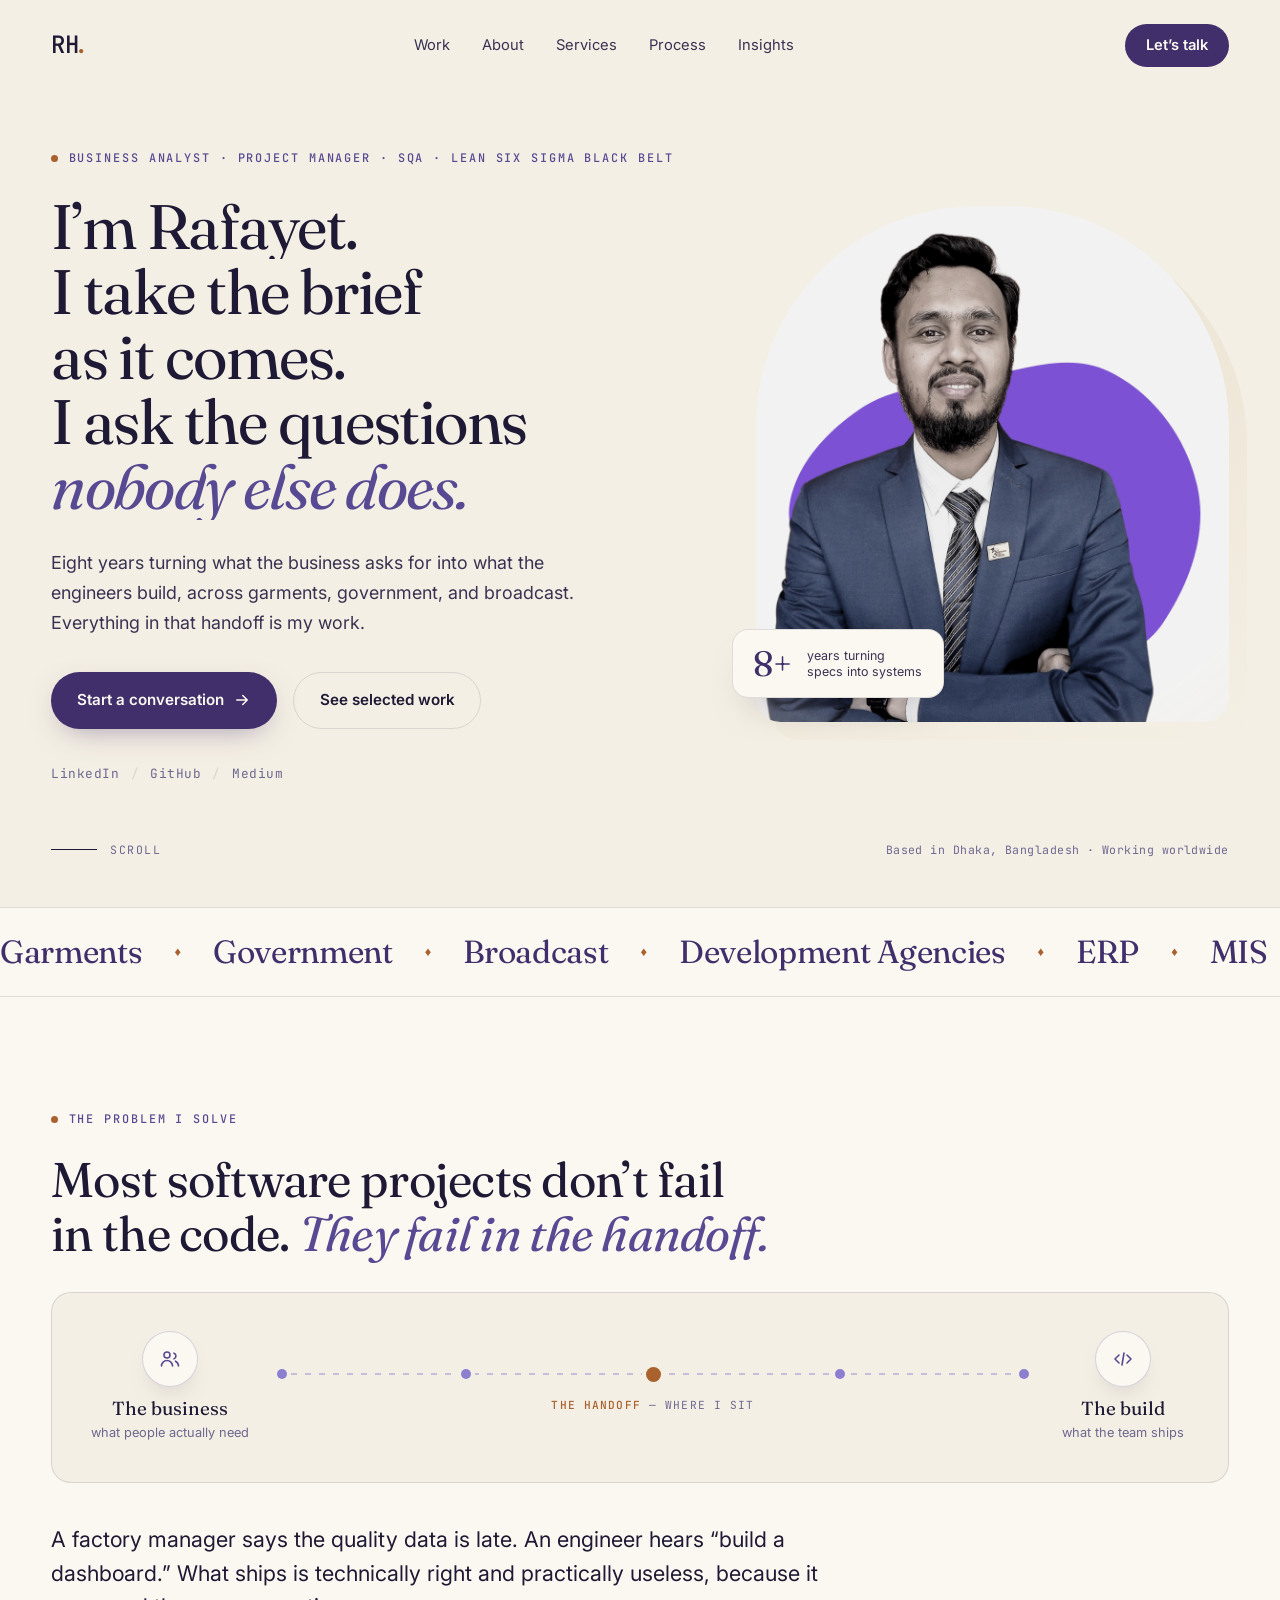
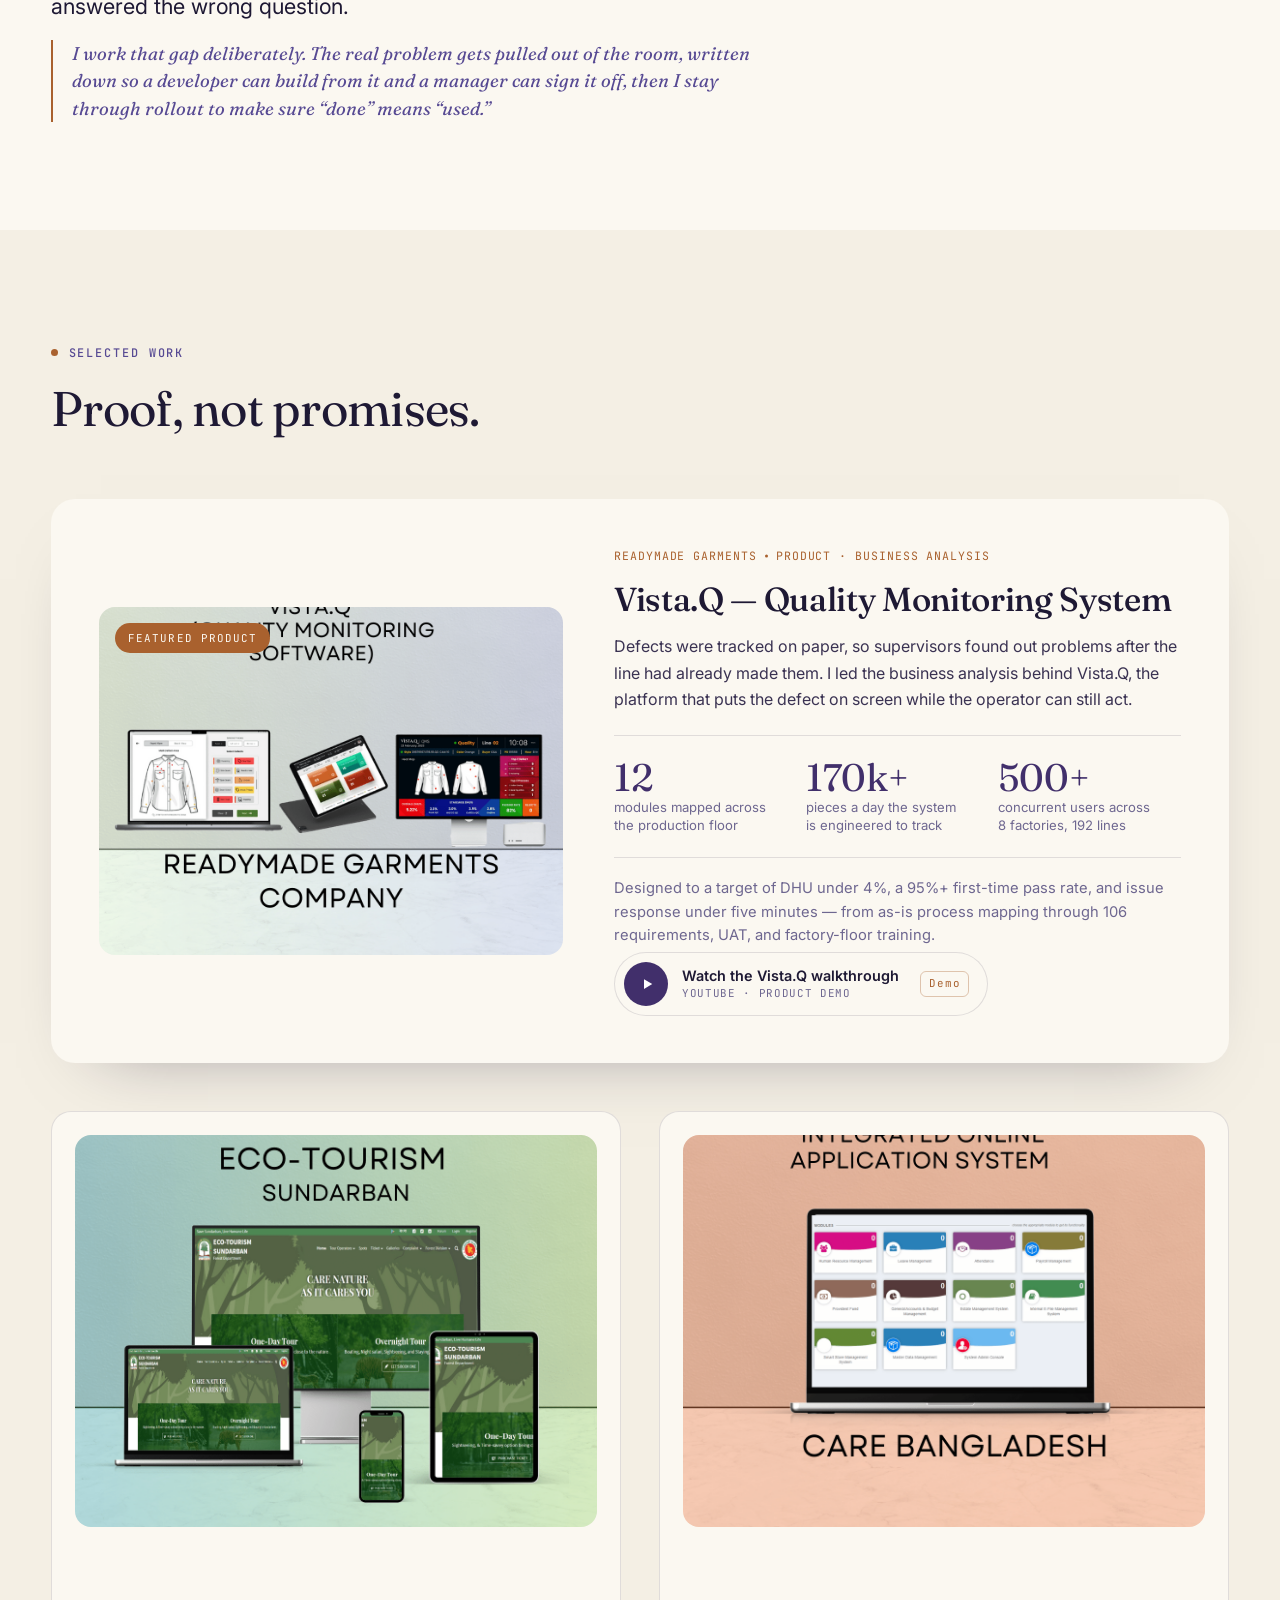
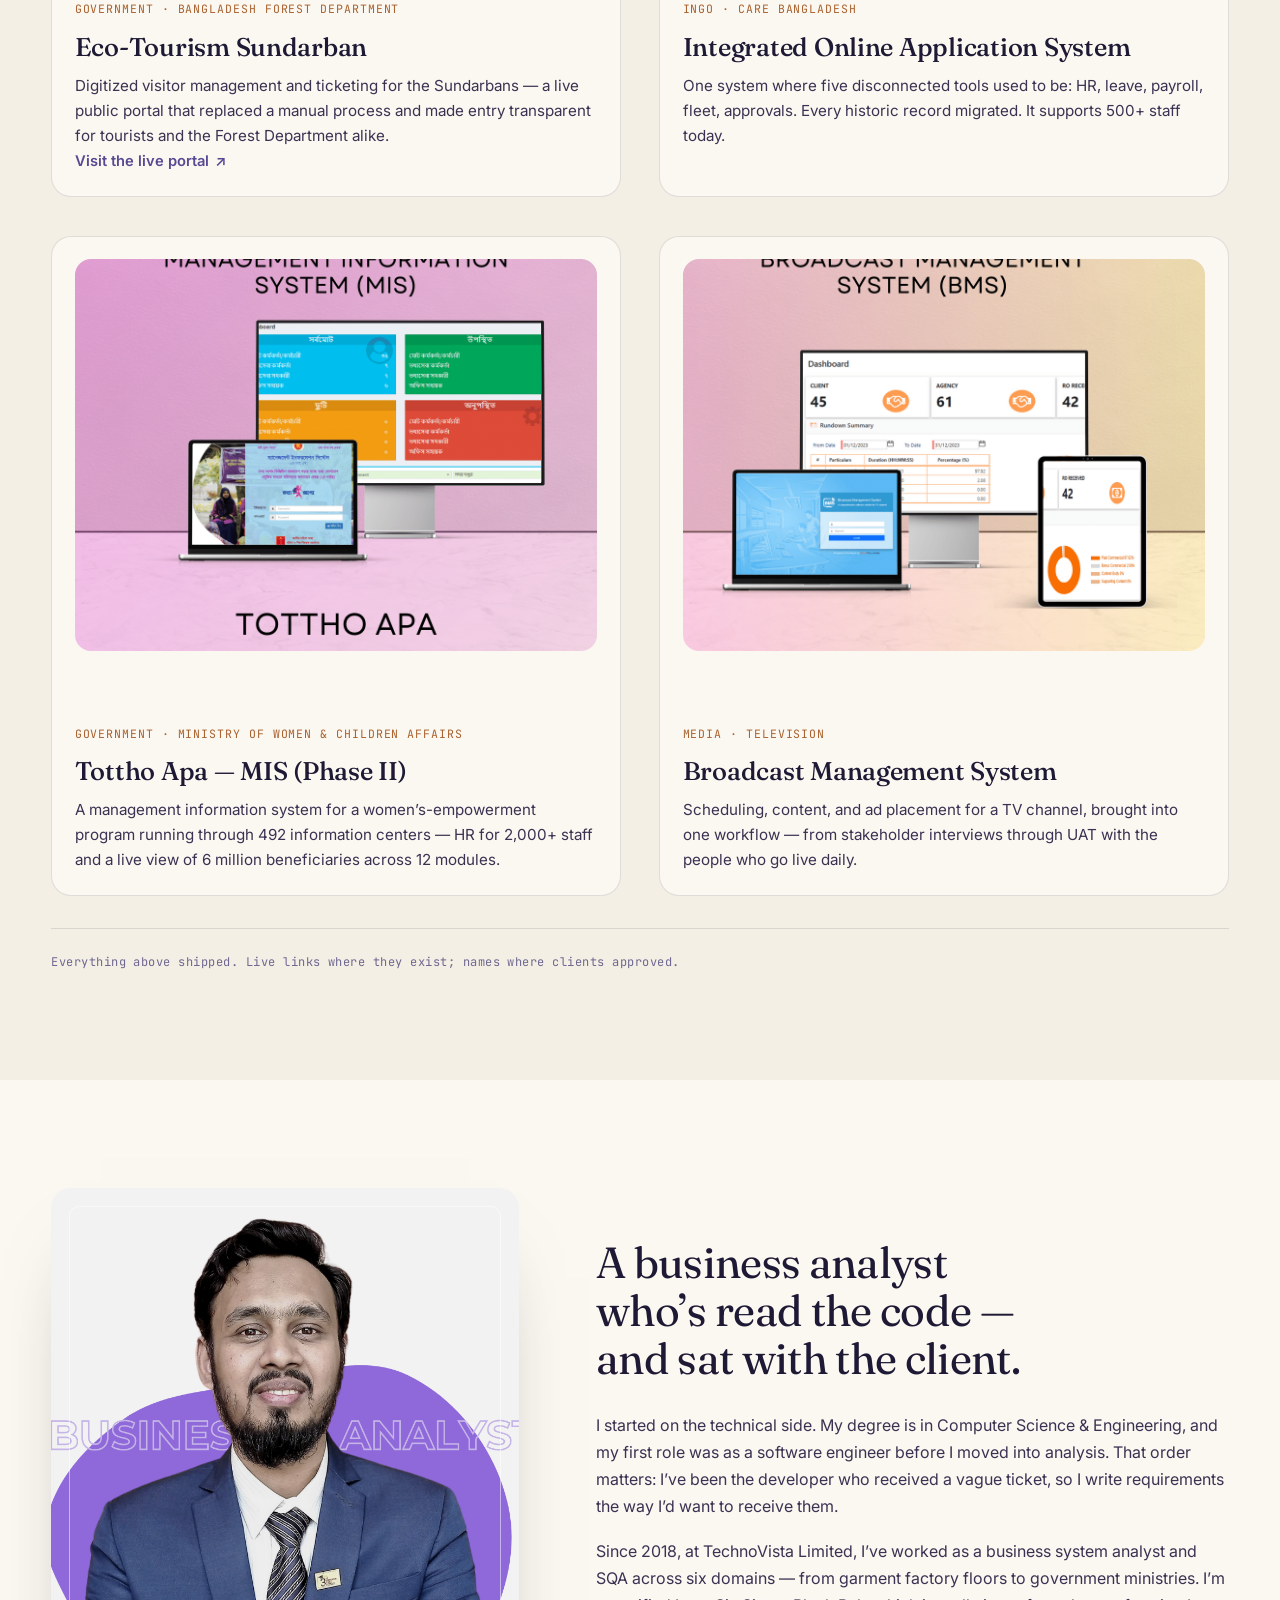
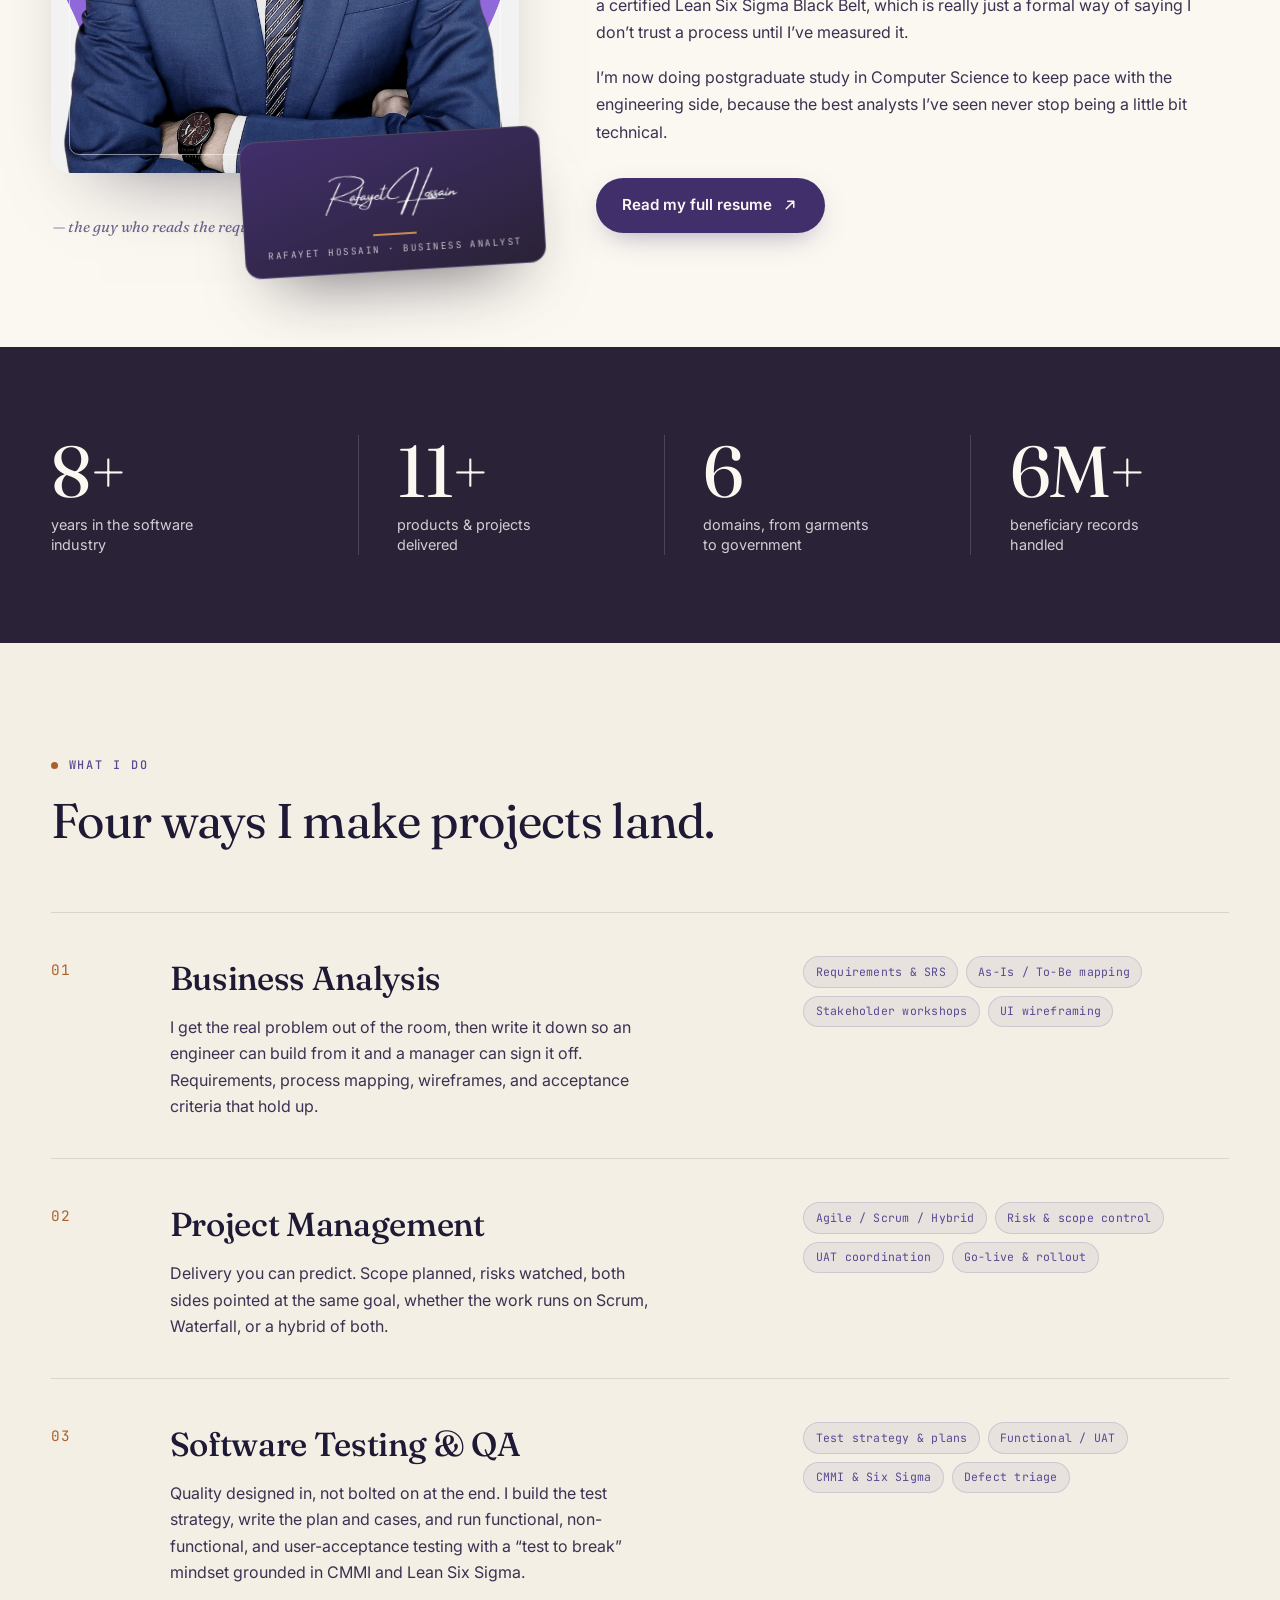
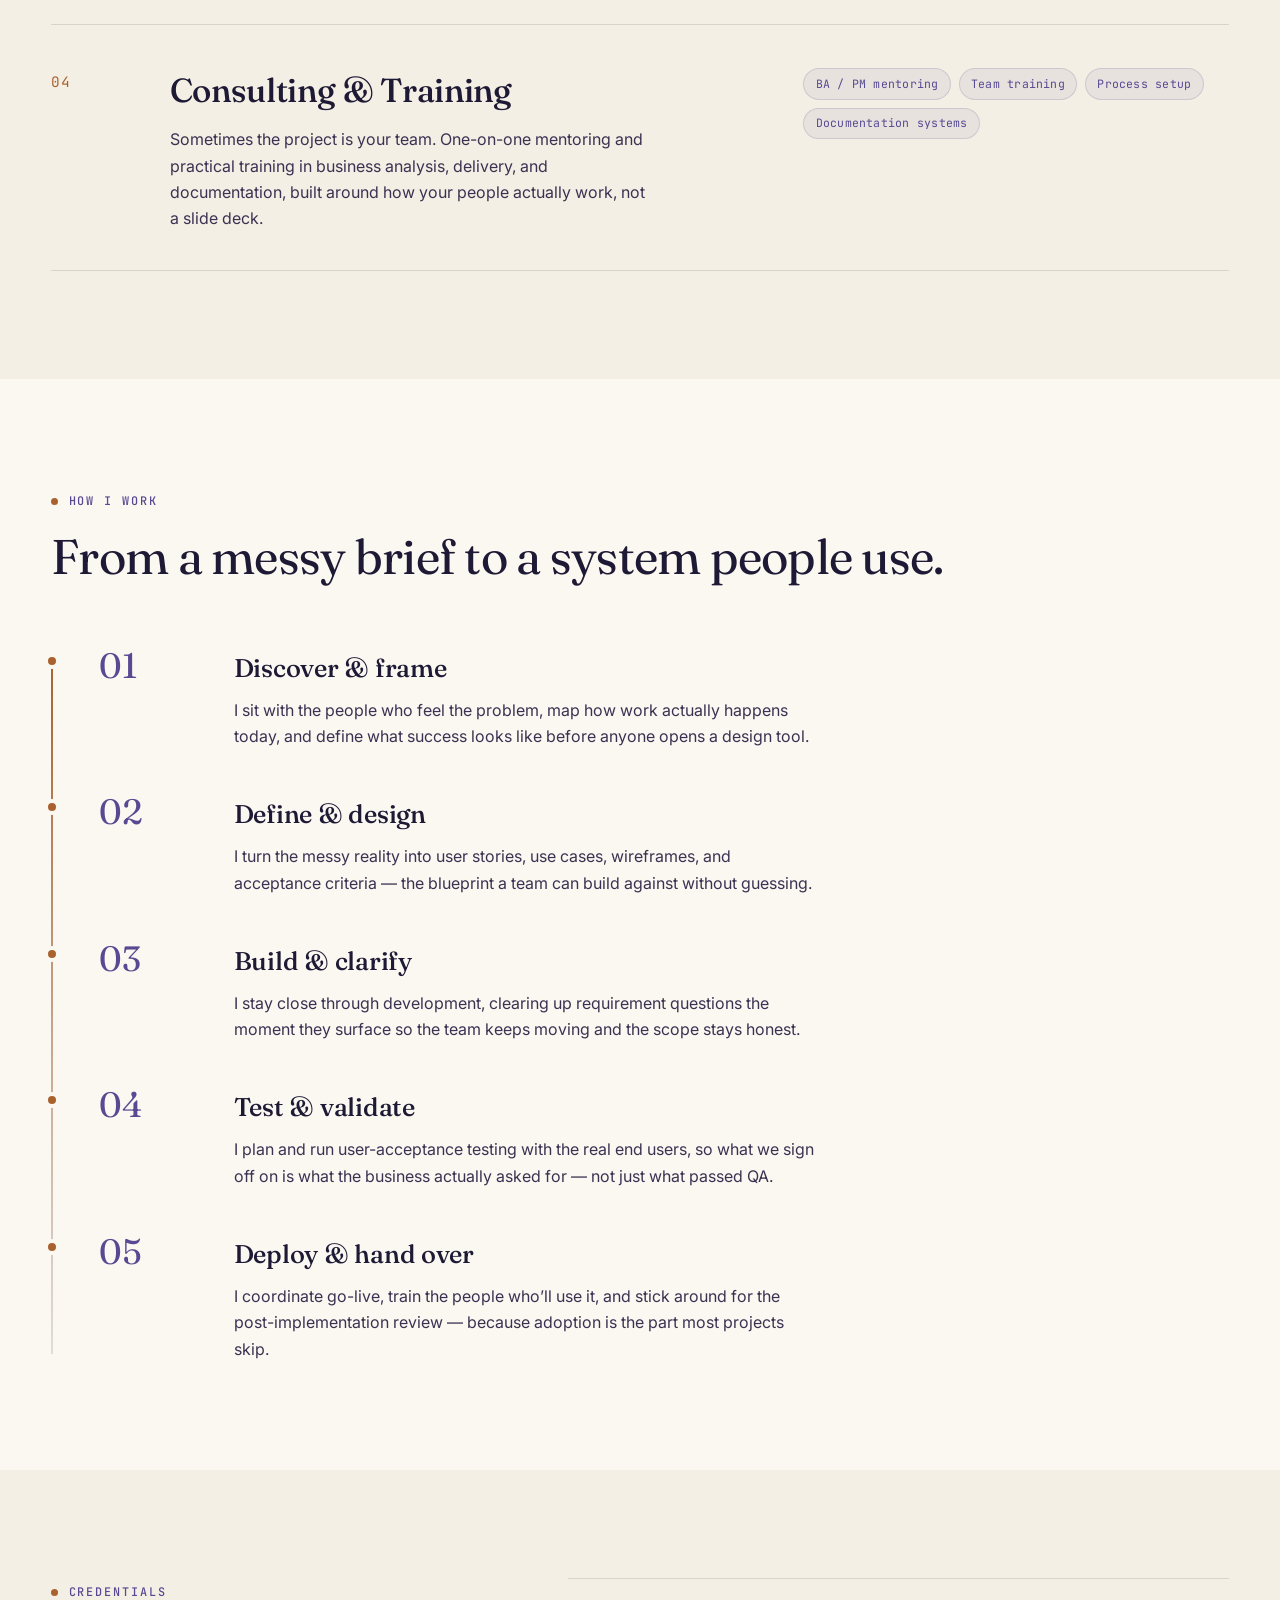
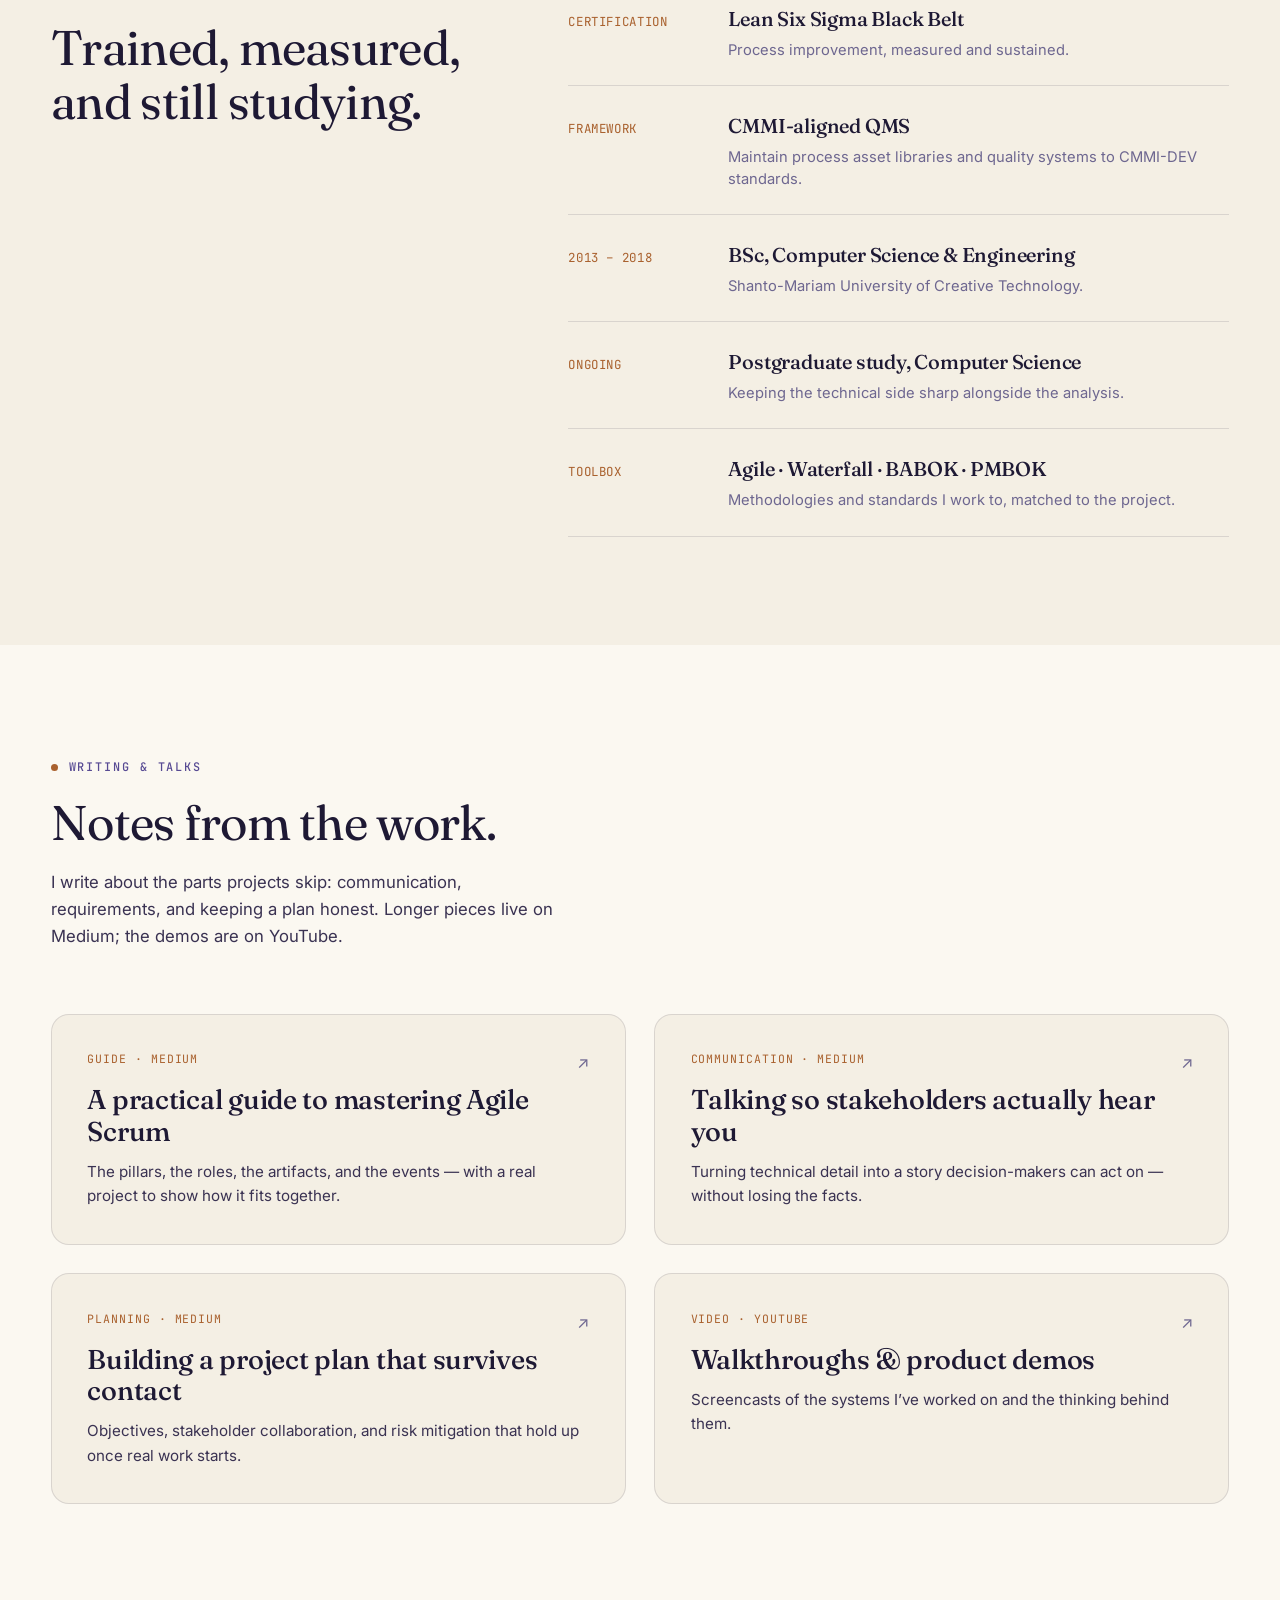
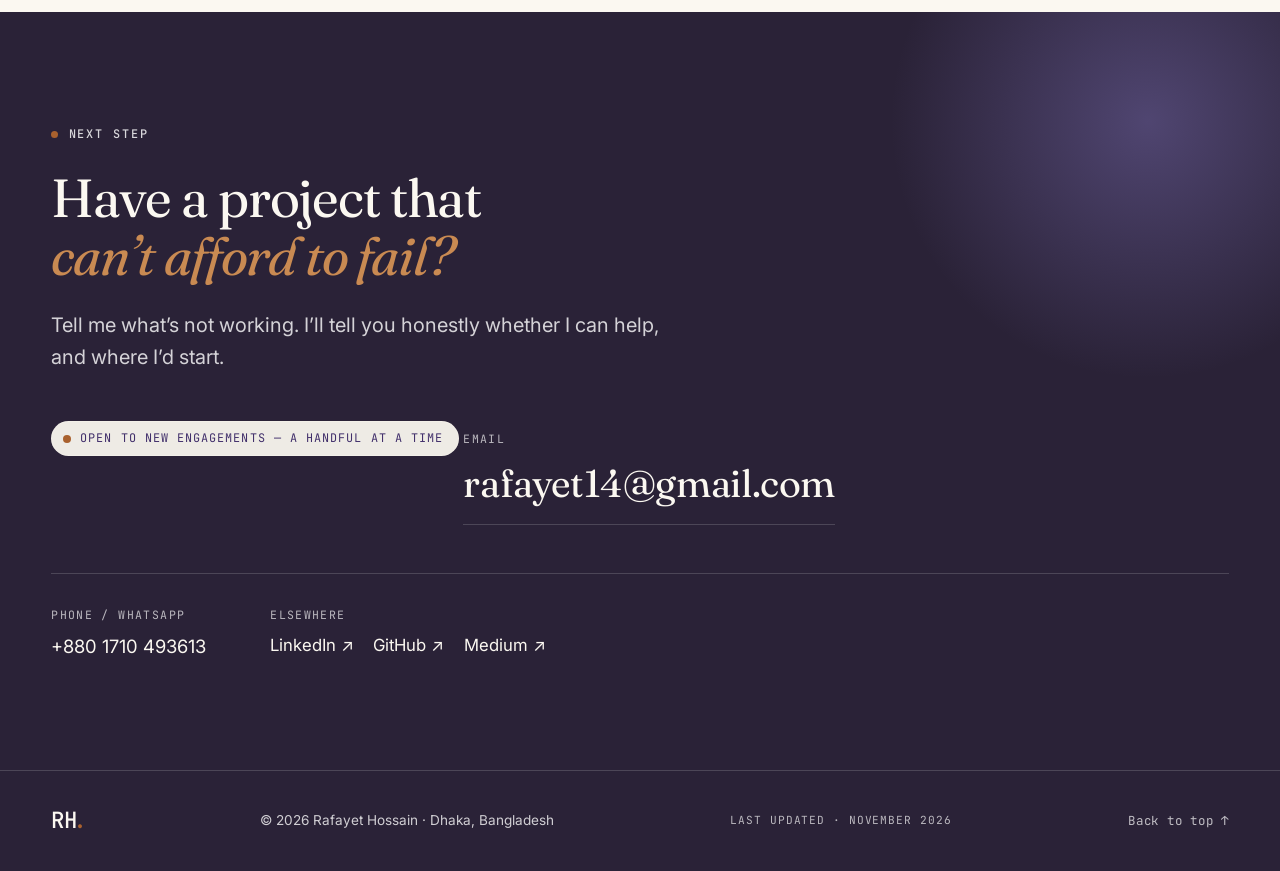
<file: index.html>
<!DOCTYPE html>
<html lang="en">
<head>
	<meta charset="UTF-8" />
	<meta name="viewport" content="width=device-width, initial-scale=1" />

	<title>Rafayet Hossain — Business Analyst &amp; IT Project Manager</title>
	<meta name="description" content="Rafayet Hossain is a business system analyst and IT project manager in Dhaka. Eight years turning the brief into software people use — garments, government, and broadcast." />
	<meta name="author" content="Rafayet Hossain" />
	<meta name="theme-color" content="#412F6B" />
	<link rel="canonical" href="https://rafayethossain.github.io/portfolio/" />

	<!-- Open Graph -->
	<meta property="og:type" content="website" />
	<meta property="og:title" content="Rafayet Hossain — Business Analyst &amp; IT Project Manager" />
	<meta property="og:description" content="Rafayet Hossain is a business system analyst and IT project manager in Dhaka. Eight years turning the brief into software people use — garments, government, and broadcast." />
	<meta property="og:url" content="https://rafayethossain.github.io/portfolio/" />
	<meta property="og:image" content="https://rafayethossain.github.io/portfolio/assets/img/hero/4.png" />
	<meta property="og:image:alt" content="Portrait of Rafayet Hossain in a navy suit with folded arms" />
	<meta name="twitter:card" content="summary_large_image" />

	<link rel="icon" href="assets/img/logo/logo.png" />

	<!-- Fonts -->
	<link rel="preconnect" href="https://fonts.googleapis.com" />
	<link rel="preconnect" href="https://fonts.gstatic.com" crossorigin />
	<link href="https://fonts.googleapis.com/css2?family=Fraunces:ital,opsz,wght@0,9..144,300..700;1,9..144,400&family=Inter:wght@300;400;500;600;700&family=JetBrains+Mono:wght@400;500&display=swap" rel="stylesheet" />

	<link rel="stylesheet" href="assets/css/style.css" />

	<noscript>
		<style>
			.preloader, .cursor, .cursor-dot, .progress { display: none !important; }
			[data-reveal] { opacity: 1 !important; transform: none !important; filter: none !important; }
			.connect__node { opacity: 1 !important; transform: none !important; }
		</style>
	</noscript>

	<!-- Structured data -->
	<script type="application/ld+json">
	{
	  "@context": "https://schema.org",
	  "@type": "Person",
	  "name": "Rafayet Hossain",
	  "jobTitle": "Business System Analyst & IT Project Manager",
	  "email": "mailto:rafayet14@gmail.com",
	  "telephone": "+8801710493613",
	  "url": "https://rafayethossain.github.io/portfolio/",
	  "sameAs": [
	    "https://www.linkedin.com/in/rafayethossain/",
	    "https://github.com/rafayethossain",
	    "https://rafayethossain.medium.com/",
    "https://www.youtube.com/channel/UCsTNdhx0etbm-571LVTCW2g/"
	  ],
	  "worksFor": { "@type": "Organization", "name": "TechnoVista Limited" },
	  "image": "https://rafayethossain.github.io/portfolio/assets/img/hero/4.png",
	  "alumniOf": { "@type": "CollegeOrUniversity", "name": "Shanto-Mariam University of Creative Technology" },
	  "knowsAbout": ["Business Analysis", "Project Management", "Software Quality Assurance", "Requirements Engineering", "Digital Transformation", "Lean Six Sigma"]
	}
	</script>
</head>
<body>

	<a class="skip-link" href="#main">Skip to content</a>

	<!-- Preloader -->
	<div class="preloader" id="preloader" aria-hidden="true">
		<div class="preloader__mark">
			<span class="preloader__name">Rafayet Hossain</span>
			<span class="preloader__bar"><span class="preloader__fill"></span></span>
		</div>
	</div>

	<!-- Custom cursor -->
	<div class="cursor" id="cursor" aria-hidden="true"></div>
	<div class="cursor-dot" id="cursorDot" aria-hidden="true"></div>

	<!-- Scroll progress -->
	<div class="progress" id="progress" aria-hidden="true"><span></span></div>

	<!-- Navigation -->
	<header class="nav" id="nav">
		<div class="nav__inner">
			<a class="nav__brand" href="#top" aria-label="RH. Rafayet Hossain — home">
				<span class="nav__mono">RH</span><span class="nav__dot">.</span>
			</a>
			<nav class="nav__links" id="navLinks" aria-label="Primary">
				<a href="#work">Work</a>
				<a href="#about">About</a>
				<a href="#services">Services</a>
				<a href="#process">Process</a>
				<a href="#insights">Insights</a>
			</nav>
			<a class="nav__cta" href="#contact">Let&rsquo;s talk</a>
			<button class="nav__burger" id="navBurger" aria-label="Open menu" aria-expanded="false" aria-controls="mobileMenu">
				<span></span><span></span>
			</button>
		</div>
	</header>

	<!-- Mobile menu -->
	<div class="mobilemenu" id="mobileMenu" aria-hidden="true">
		<nav class="mobilemenu__links" aria-label="Mobile">
			<a href="#work"><span>01</span>Work</a>
			<a href="#about"><span>02</span>About</a>
			<a href="#services"><span>03</span>Services</a>
			<a href="#process"><span>04</span>Process</a>
			<a href="#insights"><span>05</span>Insights</a>
			<a href="#contact"><span>06</span>Contact</a>
		</nav>
		<div class="mobilemenu__foot">
			<a href="mailto:rafayet14@gmail.com">rafayet14@gmail.com</a>
			<a href="https://www.linkedin.com/in/rafayethossain/" target="_blank" rel="me noopener">LinkedIn &nearr;</a>
		</div>
	</div>

	<main id="main">

		<!-- HERO -->
		<section class="hero" id="top">
			<div class="hero__grid">
				<div class="hero__content">
					<p class="eyebrow" data-reveal>
						<span class="eyebrow__dot"></span>
						Business Analyst &middot; Project Manager &middot; SQA &middot; Lean Six Sigma Black Belt
					</p>
					<h1 class="hero__title">
						<span class="line" data-reveal>I&rsquo;m Rafayet.</span>
						<span class="line" data-reveal>I take the brief as it comes.</span>
						<span class="line" data-reveal>I ask the questions <em>nobody else does.</em></span>
					</h1>
					<p class="hero__lead" data-reveal>
						Eight years turning what the business asks for into what the engineers build, across garments, government, and broadcast. Everything in that handoff is my work.
					</p>
					<div class="hero__actions" data-reveal>
						<a class="btn btn--primary magnetic" href="#contact">
							<span>Start a conversation</span>
							<svg viewBox="0 0 24 24" width="18" height="18" aria-hidden="true"><path d="M5 12h14M13 6l6 6-6 6" fill="none" stroke="currentColor" stroke-width="2" stroke-linecap="round" stroke-linejoin="round"/></svg>
						</a>
						<a class="btn btn--ghost magnetic" href="#work">See selected work</a>
					</div>
					<div class="hero__socials" data-reveal>
						<a href="https://www.linkedin.com/in/rafayethossain/" target="_blank" rel="me noopener">LinkedIn</a>
						<span aria-hidden="true">/</span>
						<a href="https://github.com/rafayethossain" target="_blank" rel="me noopener">GitHub</a>
						<span aria-hidden="true">/</span>
						<a href="https://rafayethossain.medium.com/" target="_blank" rel="me noopener">Medium</a>
					</div>
				</div>

				<div class="hero__visual" data-reveal>
					<div class="hero__portrait">
						<div class="hero__panel" aria-hidden="true"></div>
						<img src="assets/img/hero/4.png" alt="Portrait of Rafayet Hossain" class="hero__img" id="heroImg" />
						<div class="hero__badge">
							<span class="hero__badge-num">8+</span>
							<span class="hero__badge-label">years turning<br>specs into systems</span>
						</div>
					</div>
				</div>
			</div>

			<div class="hero__foot">
			<a class="hero__scroll" href="#problem"><span class="hero__scroll-line"></span>Scroll</a>
				<p class="hero__loc">Based in Dhaka, Bangladesh &middot; Working worldwide</p>
			</div>
		</section>

		<!-- MARQUEE -->
		<div class="marquee" aria-hidden="true">
			<div class="marquee__track">
				<span>Garments</span><i>&diams;</i>
				<span>Government</span><i>&diams;</i>
				<span>Broadcast</span><i>&diams;</i>
				<span>Development Agencies</span><i>&diams;</i>
				<span>ERP</span><i>&diams;</i>
				<span>MIS</span><i>&diams;</i>
				<span>Quality Assurance</span><i>&diams;</i>
				<span>Garments</span><i>&diams;</i>
				<span>Government</span><i>&diams;</i>
				<span>Broadcast</span><i>&diams;</i>
				<span>Development Agencies</span><i>&diams;</i>
				<span>ERP</span><i>&diams;</i>
				<span>MIS</span><i>&diams;</i>
				<span>Quality Assurance</span><i>&diams;</i>
			</div>
		</div>

		<!-- PROBLEM -->
		<section class="problem section" id="problem">
			<div class="container">
				<p class="eyebrow" data-reveal><span class="eyebrow__dot"></span>The problem I solve</p>
				<div class="problem__statement">
					<h2 class="display" data-reveal>
						Most software projects don&rsquo;t fail in the code. <em>They fail in the handoff.</em>
					</h2>
				</div>

				<!-- Connect the dots -->
				<div class="connect" data-reveal>
					<div class="connect__end">
						<span class="connect__icon" aria-hidden="true">
							<svg viewBox="0 0 24 24" fill="none" stroke="currentColor" stroke-width="1.6" stroke-linecap="round" stroke-linejoin="round">
								<circle cx="9" cy="8" r="3"/>
								<path d="M3.5 19a5.5 5.5 0 0 1 11 0"/>
								<path d="M16 6.2a3 3 0 0 1 0 5.6"/>
								<path d="M17.5 14.2a5.5 5.5 0 0 1 3 4.8"/>
							</svg>
						</span>
						<span class="connect__title">The business</span>
						<span class="connect__text">what people actually need</span>
					</div>

					<div class="connect__bridge">
						<div class="connect__track" aria-hidden="true">
							<span class="connect__node"></span>
							<span class="connect__node"></span>
							<span class="connect__node connect__node--you"></span>
							<span class="connect__node"></span>
							<span class="connect__node"></span>
						</div>
						<span class="connect__bridge-label"><b>The handoff</b> &mdash; where I sit</span>
					</div>

					<div class="connect__end">
						<span class="connect__icon" aria-hidden="true">
							<svg viewBox="0 0 24 24" fill="none" stroke="currentColor" stroke-width="1.6" stroke-linecap="round" stroke-linejoin="round">
								<path d="M8 8l-4 4 4 4"/>
								<path d="M16 8l4 4-4 4"/>
								<path d="M13 6l-2 12"/>
							</svg>
						</span>
						<span class="connect__title">The build</span>
						<span class="connect__text">what the team ships</span>
					</div>
				</div>

				<p class="problem__lead" data-reveal>A factory manager says the quality data is late. An engineer hears &ldquo;build a dashboard.&rdquo; What ships is technically right and practically useless, because it answered the wrong question.</p>
				<p class="problem__sign" data-reveal>I work that gap deliberately. The real problem gets pulled out of the room, written down so a developer can build from it and a manager can sign it off, then I stay through rollout to make sure &ldquo;done&rdquo; means &ldquo;used.&rdquo;</p>
			</div>
		</section>

		<!-- SELECTED WORK -->
		<section class="work section" id="work">
			<div class="container">
				<div class="section__head">
					<p class="eyebrow" data-reveal><span class="eyebrow__dot"></span>Selected work</p>
					<h2 class="display" data-reveal>Proof, not promises.</h2>
				</div>

				<!-- Featured: Vista.Q -->
				<article class="case case--feature" data-reveal>
					<div class="case__media">
						<img src="assets/img/portfolio/vistaq.png" alt="Vista.Q quality monitoring dashboard on the production floor" loading="lazy" />
						<span class="case__tag">Featured product</span>
					</div>
					<div class="case__body">
						<div class="case__meta">
							<span>Readymade Garments</span>
							<span>Product &middot; Business Analysis</span>
						</div>
						<h3 class="case__title">Vista.Q &mdash; Quality Monitoring System</h3>
						<p class="case__desc">Defects were tracked on paper, so supervisors found out problems after the line had already made them. I led the business analysis behind Vista.Q, the platform that puts the defect on screen while the operator can still act.</p>
						<div class="case__points">
							<div class="case__point"><span class="case__point-num">12</span><span>modules mapped across the production floor</span></div>
							<div class="case__point"><span class="case__point-num">170k+</span><span>pieces a day the system is engineered to track</span></div>
							<div class="case__point"><span class="case__point-num">500+</span><span>concurrent users across 8 factories, 192 lines</span></div>
						</div>
						<p class="case__note">Designed to a target of DHU under 4%, a 95%+ first-time pass rate, and issue response under five minutes &mdash; from as-is process mapping through 106 requirements, UAT, and factory-floor training.</p>
						<a class="case__video magnetic" href="https://www.youtube.com/watch?v=aWLNXVv4OLY" target="_blank" rel="me noopener" data-video="aWLNXVv4OLY" aria-label="Watch the Vista.Q walkthrough">
							<span class="case__video-play" aria-hidden="true">
								<svg viewBox="0 0 24 24" fill="none"><path d="M8 5.5v13l11-6.5z" fill="currentColor"/></svg>
							</span>
							<span class="case__video-text"><strong>Watch the Vista.Q walkthrough</strong><em>YouTube &middot; product demo</em></span>
							<span class="case__video-dur" aria-hidden="true">Demo</span>
						</a>
					</div>
				</article>

				<!-- Grid of more -->
				<div class="work__grid">

					<article class="case" data-reveal>
						<div class="case__media">
							<img src="assets/img/portfolio/ets.png" alt="Eco-Tourism Sundarban visitor portal" loading="lazy" />
						</div>
						<div class="case__body">
							<div class="case__meta"><span>Government &middot; Bangladesh Forest Department</span></div>
							<h3 class="case__title">Eco-Tourism Sundarban</h3>
							<p class="case__desc">Digitized visitor management and ticketing for the Sundarbans &mdash; a live public portal that replaced a manual process and made entry transparent for tourists and the Forest Department alike.</p>
							<a class="case__link" href="https://sundarbantourism.bforest.gov.bd/en" target="_blank" rel="me noopener">Visit the live portal <span aria-hidden="true">&nearr;</span></a>
						</div>
					</article>

					<article class="case" data-reveal>
						<div class="case__media">
							<img src="assets/img/portfolio/care.png" alt="CARE Bangladesh integrated HR and payroll system" loading="lazy" />
						</div>
						<div class="case__body">
							<div class="case__meta"><span>INGO &middot; CARE Bangladesh</span></div>
							<h3 class="case__title">Integrated Online Application System</h3>
							<p class="case__desc">One system where five disconnected tools used to be: HR, leave, payroll, fleet, approvals. Every historic record migrated. It supports 500+ staff today.</p>
						</div>
					</article>

					<article class="case" data-reveal>
						<div class="case__media">
							<img src="assets/img/portfolio/tapa.png" alt="Tottho Apa management information system" loading="lazy" />
						</div>
						<div class="case__body">
							<div class="case__meta"><span>Government &middot; Ministry of Women &amp; Children Affairs</span></div>
							<h3 class="case__title">Tottho Apa &mdash; MIS (Phase II)</h3>
							<p class="case__desc">A management information system for a women&rsquo;s-empowerment program running through 492 information centers &mdash; HR for 2,000+ staff and a live view of 6 million beneficiaries across 12 modules.</p>
						</div>
					</article>

					<article class="case" data-reveal>
						<div class="case__media">
							<img src="assets/img/portfolio/bms.png" alt="Broadcast management system for a TV channel" loading="lazy" />
						</div>
						<div class="case__body">
							<div class="case__meta"><span>Media &middot; Television</span></div>
							<h3 class="case__title">Broadcast Management System</h3>
							<p class="case__desc">Scheduling, content, and ad placement for a TV channel, brought into one workflow &mdash; from stakeholder interviews through UAT with the people who go live daily.</p>
						</div>
					</article>

				</div>
				<p class="work__foot" data-reveal>Everything above shipped. Live links where they exist; names where clients approved.</p>
			</div>
		</section>

		<!-- ABOUT -->
		<section class="about section" id="about">
			<div class="container about__grid">
				<div class="about__visual" data-reveal>
					<div class="about__frame">
						<img src="assets/img/hero/7.png" alt="Portrait of Rafayet Hossain in a navy suit" loading="lazy" class="about__img" />
						<span class="about__frame-corner" aria-hidden="true"></span>
					</div>
					<figure class="about__sigcard" aria-hidden="true">
						<img src="assets/img/signature.png" alt="" class="about__sig" />
						<span class="about__sigcard-rule"></span>
						<figcaption class="about__sigcard-caption">Rafayet Hossain &middot; Business Analyst</figcaption>
					</figure>
					<p class="about__caption" data-reveal>&mdash; the guy who reads the requirements twice.</p>
				</div>
				<div class="about__content">
					<p class="eyebrow" data-reveal><span class="eyebrow__dot"></span>Who you&rsquo;d be working with</p>
					<h2 class="display" data-reveal>A business analyst who&rsquo;s read the code &mdash; and sat with the client.</h2>
					<div class="about__text">
						<p data-reveal>I started on the technical side. My degree is in Computer Science &amp; Engineering, and my first role was as a software engineer before I moved into analysis. That order matters: I&rsquo;ve been the developer who received a vague ticket, so I write requirements the way I&rsquo;d want to receive them.</p>
						<p data-reveal>Since 2018, at TechnoVista Limited, I&rsquo;ve worked as a business system analyst and SQA across six domains &mdash; from garment factory floors to government ministries. I&rsquo;m a certified Lean Six Sigma Black Belt, which is really just a formal way of saying I don&rsquo;t trust a process until I&rsquo;ve measured it.</p>
						<p data-reveal>I&rsquo;m now doing postgraduate study in Computer Science to keep pace with the engineering side, because the best analysts I&rsquo;ve seen never stop being a little bit technical.</p>
					</div>
					<a class="btn btn--primary magnetic" href="https://docs.google.com/document/d/e/2PACX-1vQ1vwfLRvVfnC8HJntZHfRmqdK8SgZ78dv7IXSx7aTy1-66uM2ebRZxPZf2TiWGrA/pub" target="_blank" rel="me noopener" data-reveal>
						<span>Read my full resume</span>
						<svg viewBox="0 0 24 24" width="18" height="18" aria-hidden="true"><path d="M7 17L17 7M9 7h8v8" fill="none" stroke="currentColor" stroke-width="2" stroke-linecap="round" stroke-linejoin="round"/></svg>
					</a>
				</div>
			</div>
		</section>

		<!-- NUMBERS -->
		<section class="numbers" aria-label="Career by the numbers">
			<div class="container numbers__grid">
				<div class="stat" data-reveal>
					<span class="stat__num" data-count="8" data-suffix="+">0</span>
					<span class="stat__label">years in the software industry</span>
				</div>
				<div class="stat" data-reveal>
					<span class="stat__num" data-count="11" data-suffix="+">0</span>
					<span class="stat__label">products &amp; projects delivered</span>
				</div>
				<div class="stat" data-reveal>
					<span class="stat__num" data-count="6" data-suffix="">0</span>
					<span class="stat__label">domains, from garments to government</span>
				</div>
				<div class="stat" data-reveal>
					<span class="stat__num" data-count="6" data-suffix="M+">0</span>
					<span class="stat__label">beneficiary records handled</span>
				</div>
			</div>
		</section>

		<!-- SERVICES -->
		<section class="services section" id="services">
			<div class="container">
				<div class="section__head">
					<p class="eyebrow" data-reveal><span class="eyebrow__dot"></span>What I do</p>
					<h2 class="display" data-reveal>Four ways I make projects land.</h2>
				</div>

				<div class="services__list">
					<article class="service" data-reveal>
						<span class="service__num">01</span>
						<div class="service__main">
							<h3 class="service__title">Business Analysis</h3>
							<p class="service__desc">I get the real problem out of the room, then write it down so an engineer can build from it and a manager can sign it off. Requirements, process mapping, wireframes, and acceptance criteria that hold up.</p>
						</div>
						<ul class="service__tags">
							<li>Requirements &amp; SRS</li>
							<li>As-Is / To-Be mapping</li>
							<li>Stakeholder workshops</li>
							<li>UI wireframing</li>
						</ul>
					</article>

					<article class="service" data-reveal>
						<span class="service__num">02</span>
						<div class="service__main">
							<h3 class="service__title">Project Management</h3>
							<p class="service__desc">Delivery you can predict. Scope planned, risks watched, both sides pointed at the same goal, whether the work runs on Scrum, Waterfall, or a hybrid of both.</p>
						</div>
						<ul class="service__tags">
							<li>Agile / Scrum / Hybrid</li>
							<li>Risk &amp; scope control</li>
							<li>UAT coordination</li>
							<li>Go-live &amp; rollout</li>
						</ul>
					</article>

					<article class="service" data-reveal>
						<span class="service__num">03</span>
						<div class="service__main">
							<h3 class="service__title">Software Testing &amp; QA</h3>
							<p class="service__desc">Quality designed in, not bolted on at the end. I build the test strategy, write the plan and cases, and run functional, non-functional, and user-acceptance testing with a &ldquo;test to break&rdquo; mindset grounded in CMMI and Lean Six Sigma.</p>
						</div>
						<ul class="service__tags">
							<li>Test strategy &amp; plans</li>
							<li>Functional / UAT</li>
							<li>CMMI &amp; Six Sigma</li>
							<li>Defect triage</li>
						</ul>
					</article>

					<article class="service" data-reveal>
						<span class="service__num">04</span>
						<div class="service__main">
							<h3 class="service__title">Consulting &amp; Training</h3>
							<p class="service__desc">Sometimes the project is your team. One-on-one mentoring and practical training in business analysis, delivery, and documentation, built around how your people actually work, not a slide deck.</p>
						</div>
						<ul class="service__tags">
							<li>BA / PM mentoring</li>
							<li>Team training</li>
							<li>Process setup</li>
							<li>Documentation systems</li>
						</ul>
					</article>
				</div>
			</div>
		</section>

		<!-- PROCESS -->
		<section class="process section" id="process">
			<div class="container">
				<div class="section__head">
					<p class="eyebrow" data-reveal><span class="eyebrow__dot"></span>How I work</p>
					<h2 class="display" data-reveal>From a messy brief to a system people use.</h2>
				</div>

				<ol class="timeline">
					<li class="timeline__item" data-reveal>
						<span class="timeline__num">01</span>
						<div class="timeline__body">
							<h3>Discover &amp; frame</h3>
							<p>I sit with the people who feel the problem, map how work actually happens today, and define what success looks like before anyone opens a design tool.</p>
						</div>
					</li>
					<li class="timeline__item" data-reveal>
						<span class="timeline__num">02</span>
						<div class="timeline__body">
							<h3>Define &amp; design</h3>
							<p>I turn the messy reality into user stories, use cases, wireframes, and acceptance criteria &mdash; the blueprint a team can build against without guessing.</p>
						</div>
					</li>
					<li class="timeline__item" data-reveal>
						<span class="timeline__num">03</span>
						<div class="timeline__body">
							<h3>Build &amp; clarify</h3>
							<p>I stay close through development, clearing up requirement questions the moment they surface so the team keeps moving and the scope stays honest.</p>
						</div>
					</li>
					<li class="timeline__item" data-reveal>
						<span class="timeline__num">04</span>
						<div class="timeline__body">
							<h3>Test &amp; validate</h3>
							<p>I plan and run user-acceptance testing with the real end users, so what we sign off on is what the business actually asked for &mdash; not just what passed QA.</p>
						</div>
					</li>
					<li class="timeline__item" data-reveal>
						<span class="timeline__num">05</span>
						<div class="timeline__body">
							<h3>Deploy &amp; hand over</h3>
							<p>I coordinate go-live, train the people who&rsquo;ll use it, and stick around for the post-implementation review &mdash; because adoption is the part most projects skip.</p>
						</div>
					</li>
				</ol>
			</div>
		</section>

		<!-- CREDENTIALS -->
		<section class="credentials section" id="credentials">
			<div class="container credentials__grid">
				<div class="credentials__intro" data-reveal>
					<p class="eyebrow"><span class="eyebrow__dot"></span>Credentials</p>
					<h2 class="display">Trained, measured,<br>and still studying.</h2>
				</div>
				<div class="credentials__list">
					<div class="cred" data-reveal>
						<span class="cred__year">Certification</span>
						<div><h3>Lean Six Sigma Black Belt</h3><p>Process improvement, measured and sustained.</p></div>
					</div>
					<div class="cred" data-reveal>
						<span class="cred__year">Framework</span>
						<div><h3>CMMI-aligned QMS</h3><p>Maintain process asset libraries and quality systems to CMMI-DEV standards.</p></div>
					</div>
					<div class="cred" data-reveal>
						<span class="cred__year">2013 &ndash; 2018</span>
						<div><h3>BSc, Computer Science &amp; Engineering</h3><p>Shanto-Mariam University of Creative Technology.</p></div>
					</div>
					<div class="cred" data-reveal>
						<span class="cred__year">Ongoing</span>
						<div><h3>Postgraduate study, Computer Science</h3><p>Keeping the technical side sharp alongside the analysis.</p></div>
					</div>
					<div class="cred" data-reveal>
						<span class="cred__year">Toolbox</span>
						<div><h3>Agile &middot; Waterfall &middot; BABOK &middot; PMBOK</h3><p>Methodologies and standards I work to, matched to the project.</p></div>
					</div>
				</div>
			</div>
		</section>

		<!-- INSIGHTS -->
		<section class="insights section" id="insights">
			<div class="container">
				<div class="section__head">
					<p class="eyebrow" data-reveal><span class="eyebrow__dot"></span>Writing &amp; talks</p>
					<h2 class="display" data-reveal>Notes from the work.</h2>
					<p class="section__sub" data-reveal>I write about the parts projects skip: communication, requirements, and keeping a plan honest. Longer pieces live on Medium; the demos are on YouTube.</p>
				</div>

				<div class="insights__grid">
					<a class="insight" href="https://rafayethossain.medium.com/" target="_blank" rel="me noopener" data-reveal>
						<span class="insight__meta">Guide &middot; Medium</span>
						<h3 class="insight__title">A practical guide to mastering Agile Scrum</h3>
						<p class="insight__desc">The pillars, the roles, the artifacts, and the events &mdash; with a real project to show how it fits together.</p>
						<span class="insight__arrow" aria-hidden="true">&nearr;</span>
					</a>
					<a class="insight" href="https://rafayethossain.medium.com/" target="_blank" rel="me noopener" data-reveal>
						<span class="insight__meta">Communication &middot; Medium</span>
						<h3 class="insight__title">Talking so stakeholders actually hear you</h3>
						<p class="insight__desc">Turning technical detail into a story decision-makers can act on &mdash; without losing the facts.</p>
						<span class="insight__arrow" aria-hidden="true">&nearr;</span>
					</a>
					<a class="insight" href="https://rafayethossain.medium.com/" target="_blank" rel="me noopener" data-reveal>
						<span class="insight__meta">Planning &middot; Medium</span>
						<h3 class="insight__title">Building a project plan that survives contact</h3>
						<p class="insight__desc">Objectives, stakeholder collaboration, and risk mitigation that hold up once real work starts.</p>
						<span class="insight__arrow" aria-hidden="true">&nearr;</span>
					</a>
					<a class="insight" href="https://www.youtube.com/channel/UCsTNdhx0etbm-571LVTCW2g/" target="_blank" rel="me noopener" data-reveal>
						<span class="insight__meta">Video &middot; YouTube</span>
						<h3 class="insight__title">Walkthroughs &amp; product demos</h3>
						<p class="insight__desc">Screencasts of the systems I&rsquo;ve worked on and the thinking behind them.</p>
						<span class="insight__arrow" aria-hidden="true">&nearr;</span>
					</a>
				</div>
			</div>
		</section>

		<!-- CONTACT -->
		<section class="contact section" id="contact">
			<div class="container contact__inner">
				<p class="eyebrow eyebrow--light" data-reveal><span class="eyebrow__dot"></span>Next step</p>
				<h2 class="contact__title" data-reveal>
					Have a project that <em>can&rsquo;t afford to fail?</em>
				</h2>
				<p class="contact__lead" data-reveal>Tell me what&rsquo;s not working. I&rsquo;ll tell you honestly whether I can help, and where I&rsquo;d start.</p>

				<p class="availability" data-reveal>
					<span class="availability-dot"></span>
					Open to new engagements &mdash; a handful at a time
				</p>

				<a class="contact__email magnetic" href="mailto:rafayet14@gmail.com" data-reveal>
					<span class="contact__email-label">Email</span>
					<span class="contact__email-value">rafayet14@gmail.com</span>
				</a>

				<div class="contact__details" data-reveal>
					<div class="contact__detail">
						<span class="contact__detail-label">Phone / WhatsApp</span>
						<a href="https://wa.me/8801710493613" target="_blank" rel="me noopener">+880 1710 493613</a>
					</div>
					<div class="contact__detail">
						<span class="contact__detail-label">Elsewhere</span>
						<div class="contact__socials">
							<a href="https://www.linkedin.com/in/rafayethossain/" target="_blank" rel="me noopener">LinkedIn &nearr;</a>
							<a href="https://github.com/rafayethossain" target="_blank" rel="me noopener">GitHub &nearr;</a>
							<a href="https://rafayethossain.medium.com/" target="_blank" rel="me noopener">Medium &nearr;</a>
						</div>
					</div>
				</div>
			</div>
		</section>

	</main>

	<!-- VIDEO LIGHTBOX -->
	<div class="lightbox" id="lightbox" role="dialog" aria-modal="true" aria-label="Vista.Q walkthrough video" aria-hidden="true">
		<div class="lightbox__backdrop" data-lightbox-close></div>
		<div class="lightbox__panel" role="document">
			<div class="lightbox__bar">
				<span class="lightbox__title">Vista.Q &mdash; walkthrough</span>
				<button class="lightbox__close" type="button" data-lightbox-close aria-label="Close video">
					<svg viewBox="0 0 24 24" fill="none" stroke="currentColor" stroke-width="2" stroke-linecap="round"><path d="M6 6l12 12M18 6L6 18"/></svg>
				</button>
			</div>
			<div class="lightbox__frame">
				<iframe id="lightboxFrame" title="Vista.Q walkthrough on YouTube" src="about:blank" allow="accelerometer; autoplay; clipboard-write; encrypted-media; gyroscope; picture-in-picture; web-share" referrerpolicy="strict-origin-when-cross-origin" allowfullscreen loading="lazy"></iframe>
			</div>
		</div>
	</div>

	<!-- FOOTER -->
	<footer class="footer">
		<div class="container footer__inner">
			<a class="footer__brand" href="#top"><span class="nav__mono">RH</span><span class="nav__dot">.</span></a>
			<p class="footer__copy">&copy; <span id="year">2026</span> Rafayet Hossain &middot; Dhaka, Bangladesh</p>
			<span class="footer__updated">Last updated &middot; November 2026</span>
			<a class="footer__top" href="#top">Back to top <span aria-hidden="true">&uarr;</span></a>
		</div>
	</footer>

	<script src="assets/js/main.js"></script>
</body>
</html>
</file>
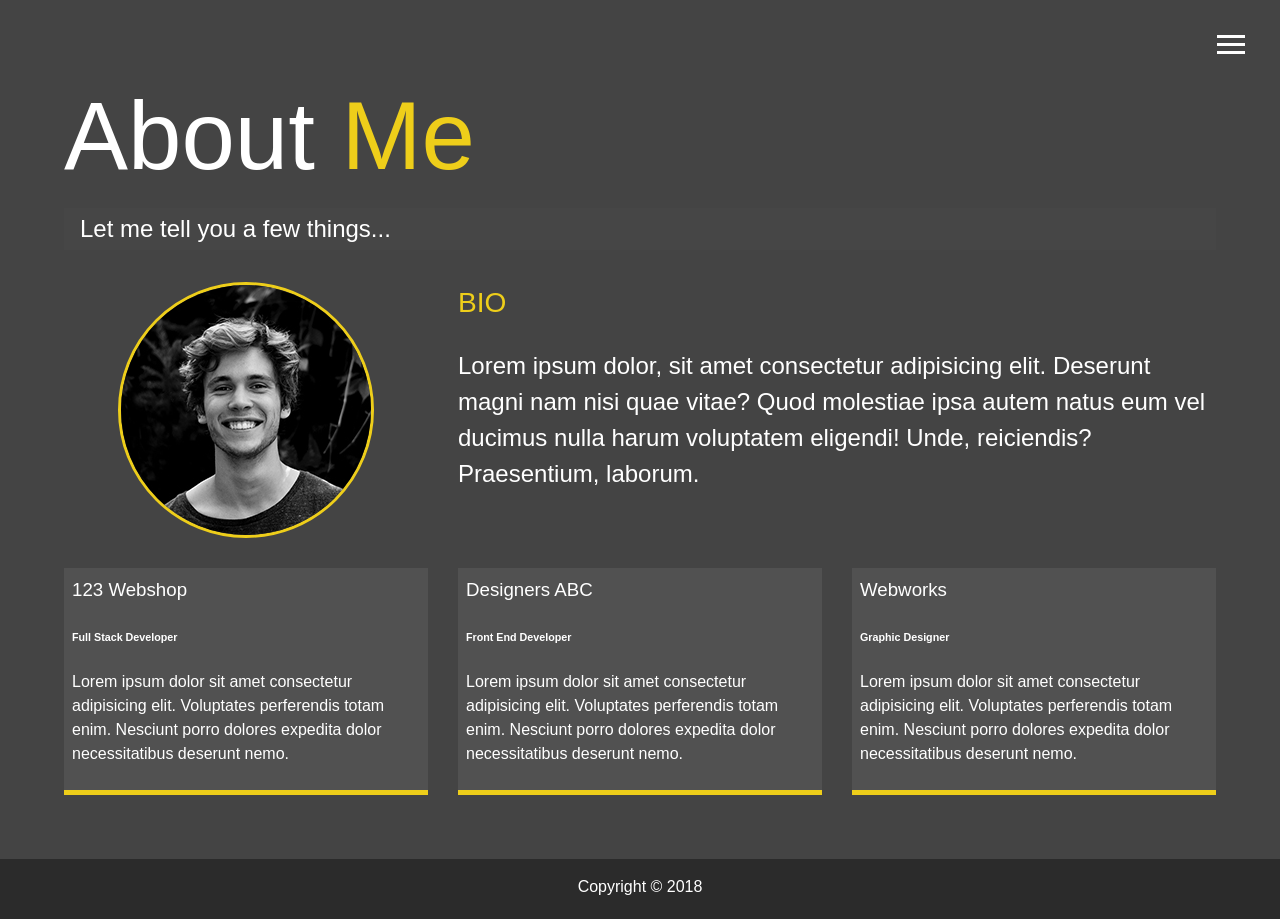
<file: about.html>
<!DOCTYPE html>
<html lang="en">

<head>
  <meta charset="UTF-8">
  <meta name="viewport" content="width=device-width, initial-scale=1.0">
  <meta http-equiv="X-UA-Compatible" content="ie=edge">
  <link rel="stylesheet" href="https://use.fontawesome.com/releases/v5.2.0/css/all.css" integrity="sha384-hWVjflwFxL6sNzntih27bfxkr27PmbbK/iSvJ+a4+0owXq79v+lsFkW54bOGbiDQ"
    crossorigin="anonymous">

  <link rel="stylesheet" href="css/main.css">
  <title>About Me</title>
</head>

<body>
  <header>
    <div class="menu-btn">
      <div class="btn-line"></div>
      <div class="btn-line"></div>
      <div class="btn-line"></div>
    </div>

    <nav class="menu">
      <div class="menu-branding">
        <div class="portrait"></div>
      </div>
      <ul class="menu-nav">
        <li class="nav-item">
          <a href="index.html" class="nav-link">
            Home
          </a>
        </li>
        <li class="nav-item current">
          <a href="about.html" class="nav-link">
            About Me
          </a>
        </li>
        <li class="nav-item">
          <a href="work.html" class="nav-link">
            My Work
          </a>
        </li>
        <li class="nav-item">
          <a href="contact.html" class="nav-link">
            How To Reach Me
          </a>
        </li>
      </ul>
    </nav>
  </header>

  <main id="about">
    <h1 class="lg-heading">
      About
      <span class="text-secondary">Me</span>
    </h1>
    <h2 class="sm-heading">
      Let me tell you a few things...
    </h2>
    <div class="about-info">
      <img src="img/portrait.jpg" alt="John Doe" class="bio-image">

      <div class="bio">
        <h3 class="text-secondary">BIO</h3>
        <p>Lorem ipsum dolor, sit amet consectetur adipisicing elit. Deserunt magni nam nisi quae vitae? Quod molestiae ipsa
          autem natus eum vel ducimus nulla harum voluptatem eligendi! Unde, reiciendis? Praesentium, laborum.</p>
      </div>

      <div class="job job-1">
        <h3>123 Webshop</h3>
        <h6>Full Stack Developer</h6>
        <p>Lorem ipsum dolor sit amet consectetur adipisicing elit. Voluptates perferendis totam enim. Nesciunt porro dolores
          expedita dolor necessitatibus deserunt nemo.</p>
      </div>

      <div class="job job-2">
        <h3>Designers ABC</h3>
        <h6>Front End Developer</h6>
        <p>Lorem ipsum dolor sit amet consectetur adipisicing elit. Voluptates perferendis totam enim. Nesciunt porro dolores
          expedita dolor necessitatibus deserunt nemo.</p>
      </div>

      <div class="job job-3">
        <h3>Webworks</h3>
        <h6>Graphic Designer</h6>
        <p>Lorem ipsum dolor sit amet consectetur adipisicing elit. Voluptates perferendis totam enim. Nesciunt porro dolores
          expedita dolor necessitatibus deserunt nemo.</p>
      </div>
    </div>
  </main>

  <footer id="main-footer">
    Copyright &copy; 2018
  </footer>

  <script src="js/main.js"></script>
</body>

</html>
</file>
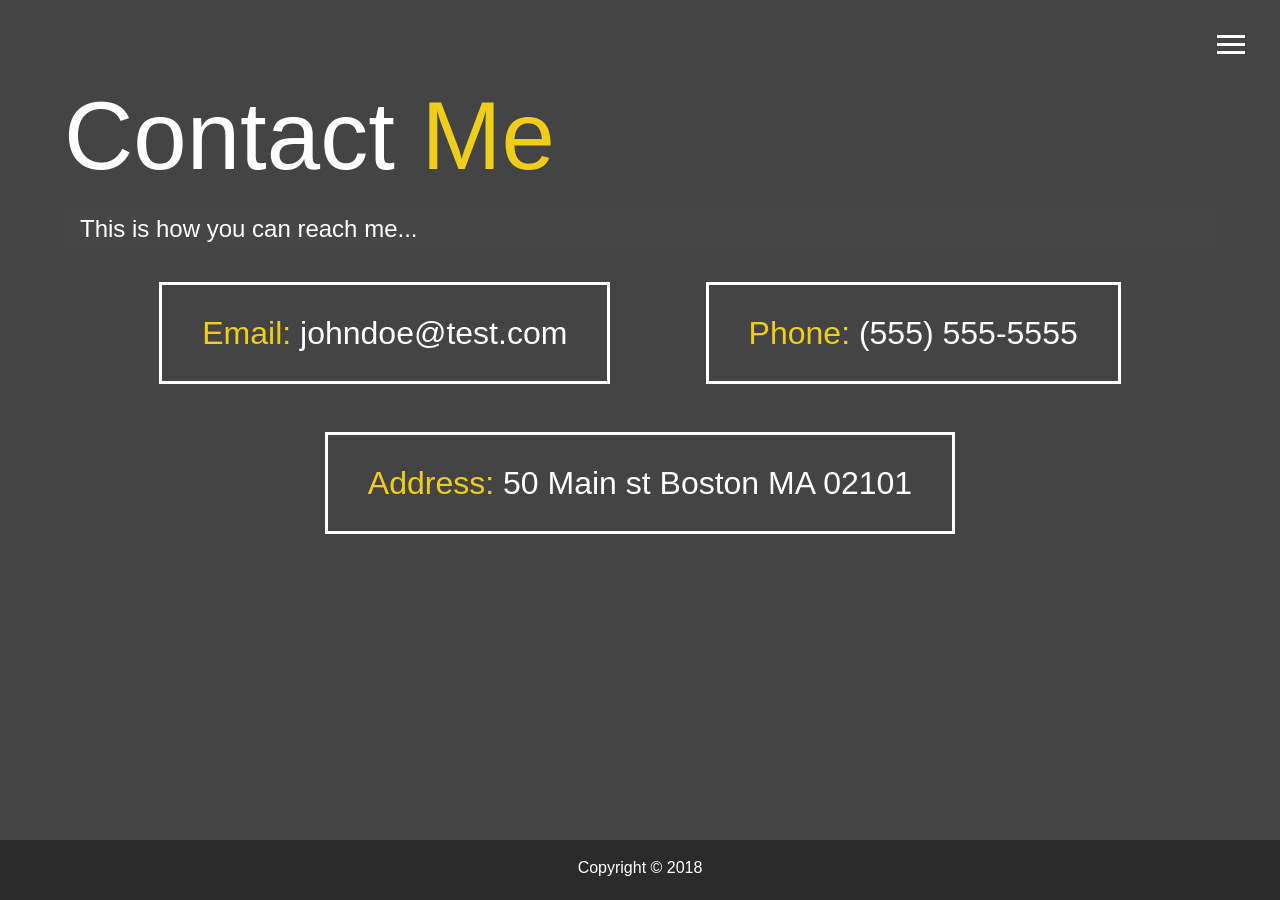
<file: contact.html>
<!DOCTYPE html>
<html lang="en">

<head>
  <meta charset="UTF-8">
  <meta name="viewport" content="width=device-width, initial-scale=1.0">
  <meta http-equiv="X-UA-Compatible" content="ie=edge">
  <link rel="stylesheet" href="https://use.fontawesome.com/releases/v5.2.0/css/all.css" integrity="sha384-hWVjflwFxL6sNzntih27bfxkr27PmbbK/iSvJ+a4+0owXq79v+lsFkW54bOGbiDQ"
    crossorigin="anonymous">

  <link rel="stylesheet" href="css/main.css">
  <title>Contact Me</title>
</head>

<body>
  <header>
    <div class="menu-btn">
      <div class="btn-line"></div>
      <div class="btn-line"></div>
      <div class="btn-line"></div>
    </div>

    <nav class="menu">
      <div class="menu-branding">
        <div class="portrait"></div>
      </div>
      <ul class="menu-nav">
        <li class="nav-item">
          <a href="index.html" class="nav-link">
            Home
          </a>
        </li>
        <li class="nav-item">
          <a href="about.html" class="nav-link">
            About Me
          </a>
        </li>
        <li class="nav-item">
          <a href="work.html" class="nav-link">
            My Work
          </a>
        </li>
        <li class="nav-item current">
          <a href="contact.html" class="nav-link">
            How To Reach Me
          </a>
        </li>
      </ul>
    </nav>
  </header>

  <main id="contact">
    <h1 class="lg-heading">
      Contact
      <span class="text-secondary">Me</span>
    </h1>
    <h2 class="sm-heading">
      This is how you can reach me...
    </h2>
    <div class="boxes">
      <div>
        <span class="text-secondary">Email: </span> johndoe@test.com
      </div>
      <div>
        <span class="text-secondary">Phone: </span> (555) 555-5555
      </div>
      <div>
        <span class="text-secondary">Address: </span> 50 Main st Boston MA 02101
      </div>
    </div>
  </main>

  <footer id="main-footer">
    Copyright &copy; 2018
  </footer>

  <script src="js/main.js"></script>
</body>

</html>
</file>
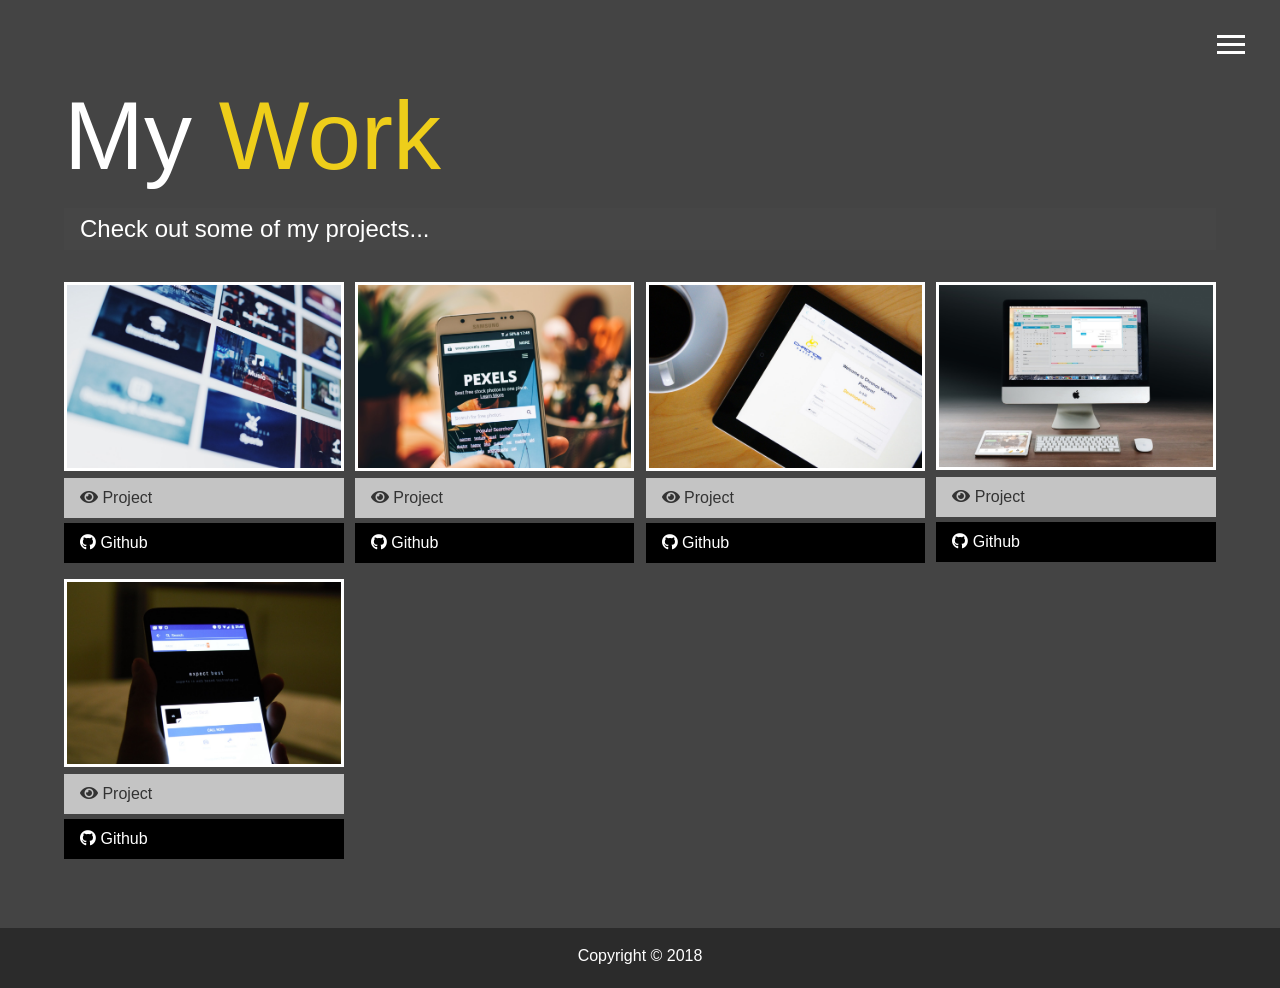
<file: work.html>
<!DOCTYPE html>
<html lang="en">

<head>
  <meta charset="UTF-8">
  <meta name="viewport" content="width=device-width, initial-scale=1.0">
  <meta http-equiv="X-UA-Compatible" content="ie=edge">
  <link rel="stylesheet" href="https://use.fontawesome.com/releases/v5.2.0/css/all.css" integrity="sha384-hWVjflwFxL6sNzntih27bfxkr27PmbbK/iSvJ+a4+0owXq79v+lsFkW54bOGbiDQ"
    crossorigin="anonymous">

  <link rel="stylesheet" href="css/main.css">
  <title>View My Work</title>
</head>

<body>
  <header>
    <div class="menu-btn">
      <div class="btn-line"></div>
      <div class="btn-line"></div>
      <div class="btn-line"></div>
    </div>

    <nav class="menu">
      <div class="menu-branding">
        <div class="portrait"></div>
      </div>
      <ul class="menu-nav">
        <li class="nav-item">
          <a href="index.html" class="nav-link">
            Home
          </a>
        </li>
        <li class="nav-item">
          <a href="about.html" class="nav-link">
            About Me
          </a>
        </li>
        <li class="nav-item current">
          <a href="work.html" class="nav-link">
            My Work
          </a>
        </li>
        <li class="nav-item">
          <a href="contact.html" class="nav-link">
            How To Reach Me
          </a>
        </li>
      </ul>
    </nav>
  </header>

  <main id="work">
    <h1 class="lg-heading">
      My
      <span class="text-secondary">Work</span>
    </h1>
    <h2 class="sm-heading">
      Check out some of my projects...
    </h2>
    <div class="projects">
      <div class="item">
        <a href="#!">
          <img src="img/projects/project1.jpg" alt="Project">
        </a>
        <a href="#" class="btn-light">
          <i class="fas fa-eye"></i> Project
        </a>
        <a href="#" class="btn-dark">
          <i class="fab fa-github"></i> Github
        </a>
      </div>
      <div class="item">
        <a href="#!">
          <img src="img/projects/project2.jpg" alt="Project">
        </a>
        <a href="#" class="btn-light">
          <i class="fas fa-eye"></i> Project
        </a>
        <a href="#" class="btn-dark">
          <i class="fab fa-github"></i> Github
        </a>
      </div>
      <div class="item">
        <a href="#!">
          <img src="img/projects/project3.jpg" alt="Project">
        </a>
        <a href="#" class="btn-light">
          <i class="fas fa-eye"></i> Project
        </a>
        <a href="#" class="btn-dark">
          <i class="fab fa-github"></i> Github
        </a>
      </div>
      <div class="item">
        <a href="#!">
          <img src="img/projects/project4.jpg" alt="Project">
        </a>
        <a href="#" class="btn-light">
          <i class="fas fa-eye"></i> Project
        </a>
        <a href="#" class="btn-dark">
          <i class="fab fa-github"></i> Github
        </a>
      </div>
      <div class="item">
        <a href="#!">
          <img src="img/projects/project5.jpg" alt="Project">
        </a>
        <a href="#" class="btn-light">
          <i class="fas fa-eye"></i> Project
        </a>
        <a href="#" class="btn-dark">
          <i class="fab fa-github"></i> Github
        </a>
      </div>
    </div>
  </main>

  <footer id="main-footer">
    Copyright &copy; 2018
  </footer>

  <script src="js/main.js"></script>
</body>

</html>
</file>
<file: assets/css/style.css>
/* ==========================================================================
   Rafayet Hossain — Portfolio
   Design system: Deep Lavender & Sand
   Handcrafted. No framework. GitHub Pages safe.
   ========================================================================== */

/* ---------- Tokens ---------- */
:root {
	/* Color */
	--lav-900: #2A2237;
	--lav-800: #412F6B;
	--lav-700: #574A93;
	--lav-500: #8D7FCF;
	--ink: #1E1934;
	--ink-soft: #3A3252;
	--muted: #6E6790;
	--sand: #F4EFE4;
	--sand-deep: #EAE1CF;
	--paper: #FBF8F1;
	--white: #FFFFFF;
	--copper: #A9612E;
	--copper-soft: #C98A52;
	--line: rgba(27, 22, 48, 0.12);
	--line-light: rgba(255, 255, 255, 0.16);

	/* Type */
	--serif: "Fraunces", Georgia, "Times New Roman", serif;
	--sans: "Inter", -apple-system, BlinkMacSystemFont, "Segoe UI", Roboto, sans-serif;
	--mono: "JetBrains Mono", ui-monospace, "SF Mono", Menlo, monospace;

	/* Layout */
	--container: 1240px;
	--gutter: clamp(1.25rem, 4vw, 4rem);
	--section-y: clamp(5rem, 12vh, 9.5rem);

	/* Motion */
	--ease: cubic-bezier(0.22, 1, 0.36, 1);
	--ease-soft: cubic-bezier(0.4, 0, 0.2, 1);
	--ease-spring: cubic-bezier(0.16, 1.25, 0.32, 1);
}

/* ---------- Reset ---------- */
*,
*::before,
*::after { box-sizing: border-box; }

* { margin: 0; }

html {
	scroll-behavior: smooth;
	-webkit-text-size-adjust: 100%;
	-webkit-tap-highlight-color: transparent;
}

@media (prefers-reduced-motion: reduce) {
	html { scroll-behavior: auto; }
}

body {
	font-family: var(--sans);
	font-weight: 400;
	line-height: 1.6;
	font-kerning: normal;
	color: var(--ink);
	background: var(--sand);
	-webkit-font-smoothing: antialiased;
	-moz-osx-font-smoothing: grayscale;
	overflow-x: hidden;
}

img { display: block; max-width: 100%; height: auto; }
a { color: inherit; text-decoration: none; }
button { font: inherit; color: inherit; background: none; border: none; cursor: pointer; }
ul, ol { list-style: none; padding: 0; }

::selection { background: var(--lav-800); color: var(--paper); }

/* ---------- Accessibility helpers ---------- */
.skip-link {
	position: absolute;
	left: -999px;
	top: 0;
	background: var(--lav-800);
	color: var(--paper);
	padding: 0.75rem 1.25rem;
	z-index: 1000;
	border-radius: 0 0 8px 0;
}
.skip-link:focus { left: 0; }

:focus-visible {
	outline: 2px solid var(--copper);
	outline-offset: 3px;
	border-radius: 2px;
}

/* ---------- Layout ---------- */
.container {
	width: min(100% - (var(--gutter) * 2), var(--container));
	margin-inline: auto;
}

.section {
	padding-block: var(--section-y);
	position: relative;
}

.eyebrow {
	display: inline-flex;
	align-items: center;
	gap: 0.65rem;
	font-family: var(--mono);
	font-size: 0.74rem;
	letter-spacing: 0.16em;
	text-transform: uppercase;
	color: var(--lav-700);
	font-weight: 500;
}
.eyebrow__dot {
	width: 7px;
	height: 7px;
	border-radius: 50%;
	background: var(--copper);
	display: inline-block;
	flex: none;
}
.eyebrow--light { color: rgba(255, 255, 255, 0.82); }

.display {
	font-family: var(--serif);
	font-weight: 400;
	font-optical-sizing: auto;
	font-size: clamp(1.9rem, 3.8vw, 3.05rem);
	line-height: 1.1;
	letter-spacing: -0.015em;
	color: var(--ink);
	text-wrap: balance;
}
.display em {
	font-style: italic;
	color: var(--lav-700);
	font-weight: 400;
}

.section__head { margin-bottom: clamp(2.5rem, 5vw, 4rem); }
.section__head .display { margin-top: 1.1rem; }
.section__sub {
	max-width: 46ch;
	margin-top: 1.25rem;
	color: var(--ink-soft);
	font-size: 1.05rem;
}

/* ---------- Buttons ---------- */
.btn {
	display: inline-flex;
	align-items: center;
	gap: 0.6rem;
	padding: 0.95rem 1.6rem;
	border-radius: 100px;
	font-weight: 600;
	font-size: 0.95rem;
	position: relative;
	overflow: hidden;
	transition: transform 0.4s var(--ease), background 0.35s var(--ease-soft),
		color 0.35s var(--ease-soft), box-shadow 0.4s var(--ease), border-color 0.3s var(--ease-soft);
	will-change: transform;
	isolation: isolate;
}
.btn svg { transition: transform 0.4s var(--ease); position: relative; z-index: 1; }
.btn span { position: relative; z-index: 1; }
/* sheen sweep (fine pointers only) */
.btn::after {
	content: "";
	position: absolute;
	top: -120%;
	bottom: -120%;
	left: -30%;
	width: 36%;
	z-index: 0;
	background: linear-gradient(100deg, transparent 0%, rgba(255, 255, 255, 0.32) 45%, rgba(255, 255, 255, 0.42) 50%, rgba(255, 255, 255, 0.32) 55%, transparent 100%);
	transform: translateX(-140%) skewX(-18deg);
	pointer-events: none;
}
@media (hover: hover) and (pointer: fine) {
	.btn:hover::after { transform: translateX(520%) skewX(-18deg); transition: transform 0.7s var(--ease); }
}
.btn--primary {
	background: var(--lav-800);
	color: var(--paper);
	box-shadow: 0 10px 30px -12px rgba(65, 47, 107, 0.5);
}
.btn--primary:hover { background: var(--lav-700); box-shadow: 0 16px 44px -14px rgba(65, 47, 107, 0.6); transform: translateY(-1px); }
.btn--primary:hover svg { transform: translateX(4px); }
.btn--ghost {
	border: 1px solid var(--line);
	color: var(--ink);
}
.btn--ghost:hover { border-color: var(--lav-700); color: var(--lav-700); background: rgba(87, 74, 147, 0.06); }

/* ---------- Preloader ---------- */
.preloader {
	position: fixed;
	inset: 0;
	background: var(--lav-900);
	display: grid;
	place-items: center;
	z-index: 9999;
	transition: opacity 0.7s var(--ease), visibility 0.7s;
}
.preloader.is-done { opacity: 0; visibility: hidden; }
.preloader__mark { text-align: center; }
.preloader__name {
	font-family: var(--serif);
	color: var(--paper);
	font-size: clamp(1.6rem, 4vw, 2.6rem);
	letter-spacing: -0.01em;
	display: block;
	opacity: 0;
	animation: preName 0.9s var(--ease) 0.1s forwards;
}
.preloader__bar {
	display: block;
	width: 160px;
	height: 2px;
	background: rgba(255, 255, 255, 0.15);
	margin: 1.4rem auto 0;
	overflow: hidden;
	border-radius: 2px;
}
.preloader__fill {
	display: block;
	height: 100%;
	width: 0;
	background: var(--copper-soft);
	animation: preBar 1.4s var(--ease-soft) forwards;
}
@keyframes preName { to { opacity: 1; transform: translateY(0); } }
@keyframes preBar { to { width: 100%; } }

/* ---------- Custom cursor ---------- */
.cursor,
.cursor-dot {
	position: fixed;
	top: 0;
	left: 0;
	border-radius: 50%;
	pointer-events: none;
	z-index: 9998;
	transform: translate(-50%, -50%);
	mix-blend-mode: difference;
}
.cursor {
	width: 34px;
	height: 34px;
	border: 1.5px solid #fff;
	transition: width 0.3s var(--ease), height 0.3s var(--ease), opacity 0.3s;
	opacity: 0;
}
.cursor-dot {
	width: 5px;
	height: 5px;
	background: #fff;
	opacity: 0;
}
.cursor.is-hover { width: 60px; height: 60px; }
body.cursor-ready .cursor,
body.cursor-ready .cursor-dot { opacity: 1; }

@media (hover: none), (pointer: coarse) {
	.cursor, .cursor-dot { display: none; }
}

/* ---------- Scroll progress ---------- */
.progress {
	position: fixed;
	top: 0;
	left: 0;
	width: 100%;
	height: 3px;
	z-index: 9997;
	background: transparent;
}
.progress span {
	display: block;
	height: 100%;
	width: 0;
	background: linear-gradient(90deg, var(--lav-500), var(--copper));
}

/* ---------- Navigation ---------- */
.nav {
	position: fixed;
	top: 0;
	left: 0;
	width: 100%;
	z-index: 900;
	padding-block: 1.5rem;
	transition: padding 0.4s var(--ease), background 0.4s var(--ease-soft),
		box-shadow 0.4s var(--ease-soft);
}
.nav.is-scrolled {
	background: rgba(244, 239, 228, 0.85);
	backdrop-filter: blur(14px);
	-webkit-backdrop-filter: blur(14px);
	box-shadow: 0 1px 0 var(--line);
	padding-block: 0.9rem;
}
.nav__inner {
	width: min(100% - (var(--gutter) * 2), var(--container));
	margin-inline: auto;
	display: flex;
	align-items: center;
	justify-content: space-between;
}
.nav__brand {
	font-family: var(--serif);
	font-weight: 600;
	font-size: 1.5rem;
	letter-spacing: -0.02em;
	color: var(--ink);
	display: inline-flex;
	align-items: baseline;
}
.nav__dot { color: var(--copper); }
.nav__mono { font-family: var(--mono); font-weight: 500; }

.nav__links {
	display: flex;
	gap: 2rem;
}
.nav__links a {
	font-size: 0.92rem;
	color: var(--ink-soft);
	position: relative;
	padding-block: 0.25rem;
	transition: color 0.3s var(--ease-soft);
}
.nav__links a::after {
	content: "";
	position: absolute;
	left: 0;
	bottom: 0;
	width: 0;
	height: 1.5px;
	background: var(--copper);
	transition: width 0.35s var(--ease);
}
.nav__links a:hover { color: var(--lav-800); }
.nav__links a:hover::after { width: 100%; }

.nav__cta {
	font-size: 0.92rem;
	font-weight: 600;
	color: var(--paper);
	background: var(--lav-800);
	padding: 0.6rem 1.3rem;
	border-radius: 100px;
	transition: background 0.3s var(--ease-soft);
}
.nav__cta:hover { background: var(--lav-700); }

.nav__burger {
	display: none;
	width: 44px;
	height: 44px;
	border-radius: 50%;
	border: 1px solid var(--line);
	position: relative;
}
.nav__burger span {
	position: absolute;
	left: 50%;
	width: 18px;
	height: 1.5px;
	background: var(--ink);
	transform: translateX(-50%);
	transition: transform 0.35s var(--ease), top 0.35s var(--ease);
}
.nav__burger span:nth-child(1) { top: 17px; }
.nav__burger span:nth-child(2) { top: 24px; }
.nav__burger.is-open span:nth-child(1) { top: 21px; transform: translateX(-50%) rotate(45deg); }
.nav__burger.is-open span:nth-child(2) { top: 21px; transform: translateX(-50%) rotate(-45deg); }

/* ---------- Mobile menu ---------- */
.mobilemenu {
	position: fixed;
	inset: 0;
	background: var(--lav-900);
	color: var(--paper);
	z-index: 850;
	padding: 6rem var(--gutter) 2.5rem;
	display: flex;
	flex-direction: column;
	justify-content: space-between;
	clip-path: circle(0% at calc(100% - 44px) 44px);
	visibility: hidden;
	transition: clip-path 0.6s var(--ease), visibility 0s linear 0.6s;
	pointer-events: none;
}
.mobilemenu.is-open {
	clip-path: circle(150% at calc(100% - 44px) 44px);
	visibility: visible;
	transition: clip-path 0.6s var(--ease);
	pointer-events: auto;
}
.mobilemenu__links { display: flex; flex-direction: column; gap: 0.5rem; }
.mobilemenu__links a {
	font-family: var(--serif);
	font-size: clamp(2rem, 9vw, 3rem);
	line-height: 1.15;
	display: flex;
	align-items: baseline;
	gap: 1rem;
	opacity: 0;
	transform: translateY(16px);
	transition: opacity 0.5s var(--ease), transform 0.5s var(--ease), color 0.3s;
}
.mobilemenu.is-open .mobilemenu__links a { opacity: 1; transform: none; }
.mobilemenu.is-open .mobilemenu__links a:nth-child(1) { transition-delay: 0.15s; }
.mobilemenu.is-open .mobilemenu__links a:nth-child(2) { transition-delay: 0.21s; }
.mobilemenu.is-open .mobilemenu__links a:nth-child(3) { transition-delay: 0.27s; }
.mobilemenu.is-open .mobilemenu__links a:nth-child(4) { transition-delay: 0.33s; }
.mobilemenu.is-open .mobilemenu__links a:nth-child(5) { transition-delay: 0.39s; }
.mobilemenu.is-open .mobilemenu__links a:nth-child(6) { transition-delay: 0.45s; }
.mobilemenu__links a span {
	font-family: var(--mono);
	font-size: 0.8rem;
	color: var(--copper-soft);
	letter-spacing: 0.1em;
}
.mobilemenu__links a:hover { color: var(--copper-soft); }
.mobilemenu__foot {
	display: flex;
	justify-content: space-between;
	flex-wrap: wrap;
	gap: 1rem;
	font-family: var(--mono);
	font-size: 0.82rem;
	color: rgba(255, 255, 255, 0.7);
	border-top: 1px solid var(--line-light);
	padding-top: 1.5rem;
}

/* ---------- Hero ---------- */
.hero {
	position: relative;
	padding-top: clamp(7rem, 16vh, 11rem);
	padding-bottom: 3rem;
	overflow: hidden;
}
.hero__grid {
	width: min(100% - (var(--gutter) * 2), var(--container));
	margin-inline: auto;
	display: grid;
	grid-template-columns: 1.15fr 0.85fr;
	gap: clamp(2rem, 5vw, 4rem);
	align-items: center;
}
.hero__content .eyebrow { margin-bottom: 1.6rem; }
/* Availability pill — shown at the decision point, in the contact section */
.availability {
	display: inline-flex;
	align-items: center;
	gap: 0.55rem;
	font-family: var(--mono);
	font-size: 0.74rem;
	letter-spacing: 0.09em;
	text-transform: uppercase;
	color: var(--lav-800);
	background: rgba(251, 248, 241, 0.94);
	border: 1px solid rgba(251, 248, 241, 0.35);
	border-radius: 100px;
	padding: 0.42rem 0.95rem 0.42rem 0.7rem;
	margin: 0 0 2rem;
	width: max-content;
	max-width: 100%;
}
.availability-dot {
	width: 8px;
	height: 8px;
	border-radius: 50%;
	background: var(--copper);
	flex: none;
	animation: availabilityPulse 2.2s ease-in-out infinite;
}
@keyframes availabilityPulse {
	0%, 100% { box-shadow: 0 0 0 0 rgba(169, 97, 46, 0.45); }
	50% { box-shadow: 0 0 0 5px rgba(169, 97, 46, 0); }
}
.hero__title {
	font-family: var(--serif);
	font-weight: 400;
	font-optical-sizing: auto;
	font-size: clamp(2.35rem, 4.9vw, 4.05rem);
	line-height: 1.04;
	letter-spacing: -0.025em;
	color: var(--ink);
	text-wrap: balance;
	margin-bottom: 1.8rem;
}
.hero__title .line { display: block; overflow: hidden; }
.hero__title em { font-style: italic; color: var(--lav-700); }
.hero__lead {
	max-width: 52ch;
	color: var(--ink-soft);
	font-size: clamp(1rem, 1.4vw, 1.15rem);
	line-height: 1.65;
	margin-bottom: 2.2rem;
}
.hero__actions {
	display: flex;
	flex-wrap: wrap;
	gap: 1rem;
	margin-bottom: 2.2rem;
}
.hero__socials {
	display: flex;
 gap: 0.7rem;
	font-family: var(--mono);
	font-size: 0.8rem;
	letter-spacing: 0.04em;
	color: var(--muted);
}
.hero__socials a { transition: color 0.3s; }
.hero__socials a:hover { color: var(--copper); }
.hero__socials span { color: var(--line); }

.hero__visual { position: relative; }
.hero__portrait { position: relative; }
.hero__panel {
	position: absolute;
	inset: 0;
	background: linear-gradient(160deg, var(--sand-deep), var(--sand));
	border-radius: 220px 220px 24px 24px;
	transform: translate(18px, 18px);
	z-index: 0;
}
.hero__img {
	position: relative;
	z-index: 1;
	width: 100%;
	border-radius: 220px 220px 24px 24px;
	object-fit: cover;
	filter: saturate(0.78) brightness(0.94) contrast(1.02);
	transition: transform 0.8s var(--ease), filter 0.6s var(--ease-soft);
	-webkit-mask-image: radial-gradient(120% 120% at 50% 30%, #000 60%, transparent 100%);
	mask-image: radial-gradient(120% 120% at 50% 30%, #000 60%, transparent 100%);
}
@media (hover: hover) and (pointer: fine) {
	.hero__portrait:hover .hero__img {
		transform: scale(1.04);
		filter: saturate(1.2) brightness(1.03) contrast(1.06);
	}
}
.hero__badge {
	position: absolute;
	z-index: 2;
	bottom: 1.5rem;
	left: -1.5rem;
	background: var(--paper);
	border: 1px solid var(--line);
	border-radius: 16px;
	padding: 1rem 1.3rem;
	display: flex;
	align-items: center;
	gap: 0.9rem;
	box-shadow: 0 20px 40px -24px rgba(27, 22, 48, 0.5);
	animation: floatBadge 5.5s ease-in-out infinite alternate;
}
@keyframes floatBadge {
	from { transform: translateY(0); }
	to { transform: translateY(-10px); }
}
.hero__badge-num {
	font-family: var(--serif);
	font-size: 2.2rem;
	line-height: 1;
	color: var(--lav-800);
}
.hero__badge-label {
	font-size: 0.78rem;
	line-height: 1.3;
	color: var(--ink-soft);
}

.hero__foot {
	width: min(100% - (var(--gutter) * 2), var(--container));
	margin: 3.5rem auto 0;
	display: flex;
	align-items: center;
	justify-content: space-between;
	flex-wrap: wrap;
	gap: 1rem;
}
.hero__scroll {
	display: inline-flex;
	align-items: center;
	gap: 0.8rem;
	font-family: var(--mono);
	font-size: 0.72rem;
	letter-spacing: 0.14em;
	text-transform: uppercase;
	color: var(--muted);
}
.hero__scroll-line {
	width: 46px;
	height: 1px;
	background: var(--ink);
	position: relative;
	overflow: hidden;
}
.hero__scroll-line::after {
	content: "";
	position: absolute;
	inset: 0;
	background: var(--copper);
	transform: translateX(-100%);
	animation: scrollLine 2.4s var(--ease) infinite;
}
@keyframes scrollLine {
	0% { transform: translateX(-100%); }
	50%, 100% { transform: translateX(100%); }
}
.hero__loc {
	font-family: var(--mono);
	font-size: 0.72rem;
	letter-spacing: 0.04em;
	color: var(--muted);
}

/* ---------- Marquee ---------- */
.marquee {
	border-block: 1px solid var(--line);
	padding-block: 1.15rem;
	overflow: hidden;
	background: var(--paper);
}
.marquee__track {
	display: flex;
	align-items: center;
	gap: 2rem;
	white-space: nowrap;
	width: max-content;
	animation: marquee 32s linear infinite;
}
.marquee__track span {
	font-family: var(--serif);
	font-size: clamp(1.3rem, 2.6vw, 2rem);
	color: var(--lav-800);
	letter-spacing: -0.01em;
}
.marquee__track i { color: var(--copper); font-style: normal; font-size: 0.8rem; }
@keyframes marquee { to { transform: translateX(-50%); } }
.marquee:hover .marquee__track { animation-play-state: paused; }

/* ---------- Problem ---------- */
.problem { background: var(--paper); }
.problem__statement { margin: 1.4rem 0 2rem; }

/* Connect-the-dots diagram */
.connect {
	display: grid;
	grid-template-columns: auto 1fr auto;
	align-items: center;
	gap: clamp(0.75rem, 2.5vw, 1.75rem);
	background: var(--sand);
	border: 1px solid var(--line);
	border-radius: 20px;
	padding: clamp(1.4rem, 3.5vw, 2.4rem);
	margin-bottom: 2.5rem;
}
.connect__end {
	display: flex;
	flex-direction: column;
	align-items: center;
	text-align: center;
	gap: 0.25rem;
	min-width: 132px;
}
.connect__icon {
	width: 56px;
	height: 56px;
	border-radius: 50%;
	display: grid;
	place-items: center;
	background: var(--paper);
	border: 1px solid rgba(87, 74, 147, 0.22);
	color: var(--lav-700);
	margin-bottom: 0.45rem;
	box-shadow: 0 12px 26px -18px rgba(27, 22, 48, 0.5);
}
.connect__icon svg { width: 24px; height: 24px; }
.connect__title { font-family: var(--serif); font-size: 1.18rem; color: var(--ink); line-height: 1.1; }
.connect__text { font-size: 0.8rem; color: var(--muted); }

.connect__bridge {
	display: flex;
	flex-direction: column;
	align-items: center;
	gap: 0.55rem;
}
.connect__track {
	display: flex;
	align-items: center;
	justify-content: space-between;
	width: 100%;
	position: relative;
	padding-block: 0.4rem;
}
.connect__track::before {
	content: "";
	position: absolute;
	left: 0;
	right: 0;
	top: 50%;
	height: 2px;
	background-image: linear-gradient(90deg, var(--lav-500) 0 6px, transparent 6px 14px);
	background-size: 14px 2px;
	opacity: 0.45;
	transform: translateY(-50%);
}
.connect__node {
	width: 10px;
	height: 10px;
	border-radius: 50%;
	background: var(--lav-500);
	position: relative;
	z-index: 1;
	box-shadow: 0 0 0 4px var(--sand);
	opacity: 0;
	transform: scale(0.4);
	transition: opacity 0.5s var(--ease), transform 0.5s var(--ease);
}
.connect.is-visible .connect__node { opacity: 1; transform: none; }
.connect.is-visible .connect__node:nth-child(1) { transition-delay: 0.10s; }
.connect.is-visible .connect__node:nth-child(2) { transition-delay: 0.22s; }
.connect.is-visible .connect__node:nth-child(3) { transition-delay: 0.34s; }
.connect.is-visible .connect__node:nth-child(4) { transition-delay: 0.46s; }
.connect.is-visible .connect__node:nth-child(5) { transition-delay: 0.58s; }
.connect__node--you {
	width: 15px;
	height: 15px;
	background: var(--copper);
	z-index: 2;
	animation: connectPulse 2.6s ease-in-out infinite;
}
@keyframes connectPulse {
	0%, 100% { box-shadow: 0 0 0 4px var(--sand), 0 0 0 7px rgba(169, 97, 46, 0.22); }
	50% { box-shadow: 0 0 0 4px var(--sand), 0 0 0 11px rgba(169, 97, 46, 0.06); }
}
.connect__bridge-label {
	font-family: var(--mono);
	font-size: 0.7rem;
	letter-spacing: 0.1em;
	text-transform: uppercase;
	color: var(--muted);
	text-align: center;
}
.connect__bridge-label b { color: var(--copper); font-weight: 500; }

.problem__lead {
	font-size: clamp(1.12rem, 1.7vw, 1.35rem);
	color: var(--ink);
	line-height: 1.55;
	max-width: 66ch;
	margin-bottom: 1rem;
}
.problem__sign {
	font-family: var(--serif);
	font-style: italic;
	color: var(--lav-700) !important;
	font-size: 1.15rem !important;
	padding-left: 1.2rem;
	border-left: 2px solid var(--copper);
	max-width: 60ch;
	line-height: 1.5;
}

@media (max-width: 640px) {
	.connect { grid-template-columns: 1fr; gap: 1.1rem; text-align: center; }
	.connect__track { flex-direction: column; height: 76px; }
	.connect__track::before {
		left: 50%;
		right: auto;
		top: 0;
		bottom: 0;
		width: 2px;
		height: 100%;
		transform: translateX(-50%);
		background-image: linear-gradient(180deg, var(--lav-500) 0 6px, transparent 6px 14px);
		background-size: 2px 14px;
	}
	.connect__end { min-width: 0; }
}

/* ---------- Work ---------- */
.work { background: var(--sand); }

.case {
	display: grid;
	grid-template-columns: 0.9fr 1.1fr;
	gap: clamp(1.5rem, 4vw, 3.5rem);
	align-items: center;
}
.case--feature {
	background: var(--paper);
	border-radius: 24px;
	padding: clamp(1.5rem, 4vw, 3rem);
	box-shadow: 0 30px 70px -50px rgba(27, 22, 48, 0.5);
	margin-bottom: clamp(2rem, 4vw, 3rem);
}
.case__media {
	position: relative;
	border-radius: 16px;
	overflow: hidden;
	background: var(--sand-deep);
	aspect-ratio: 4 / 3;
}
.case__media img {
	width: 100%;
	height: 100%;
	object-fit: cover;
	transition: transform 0.8s var(--ease);
}
.case:hover .case__media img { transform: scale(1.05); }
.case__media--solid {
	display: grid;
	place-items: center;
	background: linear-gradient(150deg, var(--lav-800), var(--lav-700));
}
.case__monogram {
	font-family: var(--serif);
	font-size: clamp(3rem, 7vw, 5rem);
	color: rgba(255, 255, 255, 0.85);
	letter-spacing: -0.03em;
}
.case__tag {
	position: absolute;
	top: 1rem;
	left: 1rem;
	background: var(--copper);
	color: var(--paper);
	font-family: var(--mono);
	font-size: 0.68rem;
	letter-spacing: 0.1em;
	text-transform: uppercase;
	padding: 0.4rem 0.8rem;
	border-radius: 100px;
}
.case__meta {
	display: flex;
	flex-wrap: wrap;
	gap: 0.5rem 1.2rem;
	font-family: var(--mono);
	font-size: 0.72rem;
	letter-spacing: 0.08em;
	text-transform: uppercase;
	color: var(--copper);
	margin-bottom: 0.9rem;
}
.case__meta span { position: relative; }
.case__meta span + span::before {
	content: "";
	position: absolute;
	left: -0.65rem;
	top: 50%;
	width: 3px;
	height: 3px;
	background: currentColor;
	border-radius: 50%;
	transform: translateY(-50%);
}
.case__title {
	font-family: var(--serif);
	font-weight: 500;
	font-size: clamp(1.5rem, 2.6vw, 2.1rem);
	line-height: 1.12;
	letter-spacing: -0.01em;
	margin-bottom: 1rem;
}
.case__desc {
	color: var(--ink-soft);
	line-height: 1.65;
	margin-bottom: 1.4rem;
}
.case__points {
	display: flex;
	flex-wrap: wrap;
	gap: 1.5rem 2rem;
	padding-block: 1.4rem;
	border-block: 1px solid var(--line);
	margin-bottom: 1.2rem;
}
.case__point {
	display: flex;
	flex-direction: column;
	gap: 0.15rem;
	max-width: 16ch;
}
.case__point-num {
	font-family: var(--serif);
	font-size: clamp(1.8rem, 3vw, 2.4rem);
	line-height: 1;
	color: var(--lav-800);
}
.case__point span:last-child { font-size: 0.82rem; color: var(--muted); line-height: 1.35; }
.case__note { font-size: 0.92rem; color: var(--muted); line-height: 1.6; }

/* Vista.Q video trigger */
.case__video {
	display: inline-flex;
	align-items: center;
	gap: 0.9rem;
	margin-top: 0.25rem;
	padding: 0.55rem 1.1rem 0.55rem 0.55rem;
	border: 1px solid var(--line);
	border-radius: 100px;
	background: var(--paper);
	cursor: pointer;
	transition: border-color 0.3s var(--ease-soft), box-shadow 0.35s var(--ease), transform 0.35s var(--ease);
	will-change: transform;
	font-family: var(--sans);
}
.case__video:hover {
	border-color: var(--lav-700);
	box-shadow: 0 14px 34px -18px rgba(65, 47, 107, 0.5);
}
.case__video-play {
	width: 44px;
	height: 44px;
	border-radius: 50%;
	background: var(--lav-800);
	color: #fff;
	display: grid;
	place-items: center;
	flex: none;
	transition: background 0.3s var(--ease-soft), transform 0.3s var(--ease);
}
.case__video-play svg { width: 18px; height: 18px; margin-left: 2px; }
.case__video:hover .case__video-play { background: var(--lav-700); transform: scale(1.08); }
.case__video-text { display: flex; flex-direction: column; align-items: flex-start; line-height: 1.3; }
.case__video-text strong { font-size: 0.9rem; color: var(--ink); font-weight: 600; }
.case__video-text em { font-style: normal; font-family: var(--mono); font-size: 0.68rem; letter-spacing: 0.06em; text-transform: uppercase; color: var(--muted); }
.case__video-dur { margin-left: 0.4rem; font-family: var(--mono); font-size: 0.68rem; letter-spacing: 0.08em; color: var(--copper); border: 1px solid rgba(169, 97, 46, 0.35); padding: 0.2rem 0.5rem; border-radius: 6px; }

/* Lightbox */
.lightbox {
	position: fixed;
	inset: 0;
	z-index: 9996;
	display: grid;
	place-items: center;
	padding: 1.5rem;
	visibility: hidden;
	opacity: 0;
	transition: opacity 0.35s var(--ease), visibility 0.35s;
}
.lightbox.is-open { visibility: visible; opacity: 1; }
.lightbox__backdrop {
	position: absolute;
	inset: 0;
	background: rgba(22, 16, 35, 0.78);
	backdrop-filter: blur(6px);
	-webkit-backdrop-filter: blur(6px);
}
.lightbox__panel {
	position: relative;
	width: min(100%, 960px);
	background: var(--ink);
	border: 1px solid rgba(255, 255, 255, 0.1);
	border-radius: 18px;
	overflow: hidden;
	box-shadow: 0 40px 120px -30px rgba(0, 0, 0, 0.7);
	transform: translateY(18px) scale(0.96);
	transition: transform 0.4s var(--ease);
}
.lightbox.is-open .lightbox__panel { transform: none; }
.lightbox__bar {
	display: flex;
	align-items: center;
	justify-content: space-between;
	padding: 0.85rem 1.1rem;
	border-bottom: 1px solid rgba(255, 255, 255, 0.08);
}
.lightbox__title {
	font-family: var(--mono);
	font-size: 0.74rem;
	letter-spacing: 0.1em;
	text-transform: uppercase;
	color: rgba(255, 255, 255, 0.75);
}
.lightbox__close {
	width: 40px;
	height: 40px;
	border-radius: 50%;
	display: grid;
	place-items: center;
	border: 1px solid rgba(255, 255, 255, 0.16);
	color: #fff;
	transition: background 0.25s var(--ease-soft), transform 0.25s var(--ease);
}
.lightbox__close svg { width: 18px; height: 18px; }
.lightbox__close:hover { background: rgba(255, 255, 255, 0.12); transform: rotate(90deg); }
.lightbox__frame { position: relative; aspect-ratio: 16 / 9; background: #000; }
.lightbox__frame iframe {
	position: absolute;
	inset: 0;
	width: 100%;
	height: 100%;
	border: 0;
}
@media (max-width: 560px) {
	.case__video-dur { display: none; }
	.case__video-text strong { font-size: 0.82rem; }
}
.case__link {
	display: inline-flex;
	align-items: center;
	gap: 0.4rem;
	font-weight: 600;
	font-size: 0.92rem;
	color: var(--lav-700);
}
.case__link span { transition: transform 0.3s var(--ease); }
.case__link:hover span { transform: translate(2px, -2px); }

.work__grid {
	display: grid;
	grid-template-columns: repeat(2, 1fr);
	gap: clamp(1.5rem, 3vw, 2.5rem);
}
.work__foot {
	font-family: var(--mono);
	font-size: 0.75rem;
	letter-spacing: 0.04em;
	color: var(--muted);
	margin-top: 2rem;
	border-top: 1px solid var(--line);
	padding-top: 1.5rem;
}
.work__grid .case {
	display: flex;
	flex-direction: column;
	background: var(--paper);
	border-radius: 20px;
	padding: 1.4rem;
	border: 1px solid var(--line);
	transition: transform 0.5s var(--ease), box-shadow 0.5s var(--ease);
}
.work__grid .case:hover {
	transform: translateY(-6px);
	box-shadow: 0 30px 60px -40px rgba(27, 22, 48, 0.5);
}
.work__grid .case__media { margin-bottom: 1.4rem; }
.work__grid .case__title { font-size: clamp(1.3rem, 2vw, 1.6rem); margin-bottom: 0.7rem; }
.work__grid .case__desc { font-size: 0.95rem; margin-bottom: 0; }

/* ---------- About ---------- */
.about { background: var(--paper); }
.about__grid {
	display: grid;
	grid-template-columns: 0.85fr 1.15fr;
	gap: clamp(2rem, 6vw, 5rem);
	align-items: center;
}
.about__visual { position: relative; }
.about__frame {
	position: relative;
	border-radius: 20px;
	overflow: hidden;
	aspect-ratio: 4 / 5;
	box-shadow: 0 40px 80px -50px rgba(27, 22, 48, 0.6);
	transition: box-shadow 0.7s var(--ease);
}
@media (hover: hover) and (pointer: fine) {
	.about__frame:hover {
		box-shadow: 0 50px 100px -46px rgba(65, 47, 107, 0.55), 0 0 0 1px rgba(65, 47, 107, 0.12);
	}
}
.about__img {
	width: 100%;
	height: 100%;
	object-fit: cover;
	filter: saturate(0.8) brightness(0.94) contrast(1.02);
	transition: transform 0.8s var(--ease), filter 0.6s var(--ease-soft);
}
@media (hover: hover) and (pointer: fine) {
	.about__frame:hover .about__img {
		transform: scale(1.06);
		filter: saturate(1.2) brightness(1.03) contrast(1.06);
	}
	.about__frame:hover .about__frame-corner {
		border-color: rgba(255, 255, 255, 0.85);
		box-shadow: inset 0 0 70px rgba(255, 255, 255, 0.18);
	}
}
.about__frame-corner {
	position: absolute;
	inset: 1.1rem;
	border: 1px solid rgba(255, 255, 255, 0.5);
	border-radius: 10px;
	pointer-events: none;
	transition: border-color 0.6s var(--ease), box-shadow 0.6s var(--ease);
}
/* Fraunces-italic margin note — a human voice next to the framed portrait */
.about__caption {
	font-family: var(--serif);
	font-style: italic;
	font-size: 0.95rem;
	color: var(--muted);
	margin-top: 2.6rem;
	padding-left: 0.1rem;
}
/* Signature card — dark lavender, white ink, reads like a real signed note */
.about__sigcard {
	position: absolute;
	right: -1.5rem;
	bottom: -2rem;
	z-index: 3;
	display: flex;
	flex-direction: column;
	align-items: center;
	gap: 0.45rem;
	background: linear-gradient(160deg, var(--lav-800), var(--lav-900));
	border: 1px solid rgba(255, 255, 255, 0.16);
	border-radius: 16px;
	padding: 1.05rem 1.4rem 0.8rem;
	transform: rotate(-3.5deg);
	box-shadow: 0 34px 70px -34px rgba(20, 16, 32, 0.65), 0 0 0 1px rgba(0, 0, 0, 0.04);
	transition: transform 0.55s var(--ease-spring), box-shadow 0.55s var(--ease);
}
.about__visual:hover .about__sigcard,
.about__sigcard:hover {
	transform: rotate(-0.5deg) translateY(-6px);
	box-shadow: 0 44px 90px -36px rgba(20, 16, 32, 0.7), 0 0 0 1px rgba(141, 127, 207, 0.35);
}
.about__sig {
	width: 148px;
	height: auto;
	/* white strokes on dark lavender — no invert filter needed */
}
.about__sigcard-rule {
	width: 44px;
	height: 2px;
	background: var(--copper-soft);
	border-radius: 1px;
}
.about__sigcard-caption {
	font-family: var(--mono);
	font-size: 0.58rem;
	letter-spacing: 0.16em;
	text-transform: uppercase;
	color: rgba(255, 255, 255, 0.72);
	white-space: nowrap;
}
.about__content .eyebrow { margin-bottom: 1.3rem; }
.about__content .display { font-size: clamp(1.8rem, 3.4vw, 2.8rem); margin-bottom: 1.8rem; }
.about__text p { color: var(--ink-soft); line-height: 1.7; margin-bottom: 1.1rem; }
.about__text { margin-bottom: 2rem; }

/* ---------- Numbers ---------- */
.numbers {
	background: var(--lav-900);
	color: var(--paper);
	padding-block: clamp(3.5rem, 8vw, 5.5rem);
}
.numbers__grid {
	display: grid;
	grid-template-columns: repeat(4, 1fr);
	gap: clamp(1.5rem, 4vw, 3rem);
}
.stat { display: flex; flex-direction: column; gap: 0.5rem; }
.stat + .stat { border-left: 1px solid var(--line-light); padding-left: clamp(1.5rem, 3vw, 2.5rem); }
.stat__num {
	font-family: var(--serif);
	font-size: clamp(2.8rem, 6vw, 4.5rem);
	line-height: 1;
	color: var(--paper);
	letter-spacing: -0.02em;
}
.stat__label { font-size: 0.9rem; color: rgba(255, 255, 255, 0.78); max-width: 20ch; line-height: 1.4; }

/* ---------- Services ---------- */
.services { background: var(--sand); }
.services__list { border-top: 1px solid var(--line); }
.service {
	display: grid;
	grid-template-columns: 5rem 1.4fr 1fr;
	gap: clamp(1rem, 3vw, 2.5rem);
	padding-block: clamp(1.6rem, 3vw, 2.4rem);
	border-bottom: 1px solid var(--line);
	align-items: start;
	position: relative;
	transition: padding-left 0.4s var(--ease);
}
.service::before {
	content: "";
	position: absolute;
	left: 0;
	top: 0;
	bottom: 0;
	width: 2px;
	background: var(--copper);
	transform: scaleY(0);
	transform-origin: top;
	transition: transform 0.4s var(--ease);
}
.service:hover { padding-left: 1.4rem; }
.service:hover::before { transform: scaleY(1); }
.service__num {
	font-family: var(--mono);
	font-size: 0.9rem;
	color: var(--copper);
	letter-spacing: 0.08em;
	padding-top: 0.4rem;
}
.service__title {
	font-family: var(--serif);
	font-weight: 500;
	font-size: clamp(1.5rem, 2.6vw, 2.1rem);
	letter-spacing: -0.01em;
	margin-bottom: 0.6rem;
}
.service__desc { color: var(--ink-soft); line-height: 1.65; max-width: 48ch; }
.service__tags {
	display: flex;
	flex-wrap: wrap;
	gap: 0.5rem;
	align-content: start;
	padding-top: 0.3rem;
}
.service__tags li {
	font-family: var(--mono);
	font-size: 0.72rem;
	letter-spacing: 0.02em;
	color: var(--lav-700);
	background: rgba(87, 74, 147, 0.08);
	border: 1px solid rgba(87, 74, 147, 0.18);
	padding: 0.35rem 0.7rem;
	border-radius: 100px;
	white-space: nowrap;
}

/* ---------- Process / Timeline ---------- */
.process { background: var(--paper); }
.timeline {
	position: relative;
	padding-left: clamp(1.5rem, 4vw, 3rem);
}
.timeline::before {
	content: "";
	position: absolute;
	left: 0;
	top: 0.5rem;
	bottom: 0.5rem;
	width: 1.5px;
	background: linear-gradient(var(--copper), var(--line));
}
.timeline__item {
	position: relative;
	display: grid;
	grid-template-columns: 6rem 1fr;
	gap: clamp(1rem, 3vw, 2.5rem);
	padding-bottom: clamp(1.8rem, 4vw, 2.8rem);
	align-items: start;
}
.timeline__item:last-child { padding-bottom: 0; }
.timeline__num {
	font-family: var(--serif);
	font-size: clamp(1.6rem, 3vw, 2.2rem);
	color: var(--lav-700);
	line-height: 1;
	position: relative;
	transition: color 0.35s var(--ease-soft);
}
.timeline__item:hover .timeline__num { color: var(--copper); }
.timeline__num::before {
	content: "";
	position: absolute;
	left: calc(clamp(1.5rem, 4vw, 3rem) * -1 - 3.25px);
	top: 0.55rem;
	width: 8px;
	height: 8px;
	border-radius: 50%;
	background: var(--copper);
	box-shadow: 0 0 0 4px var(--paper);
	transition: box-shadow 0.35s var(--ease);
}
.timeline__item:hover .timeline__num::before { box-shadow: 0 0 0 4px var(--paper), 0 0 0 8px rgba(169, 97, 46, 0.35); }
.timeline__body h3 {
	font-family: var(--serif);
	font-weight: 500;
	font-size: clamp(1.3rem, 2.2vw, 1.6rem);
	letter-spacing: -0.01em;
	margin-bottom: 0.5rem;
}
.timeline__body p { color: var(--ink-soft); line-height: 1.65; max-width: 58ch; }

/* ---------- Credentials ---------- */
.credentials { background: var(--sand); }
.credentials__grid {
	display: grid;
	grid-template-columns: 0.8fr 1.2fr;
	gap: clamp(2rem, 6vw, 5rem);
	align-items: start;
}
.credentials__intro { position: sticky; top: 8rem; }
.credentials__intro .eyebrow { margin-bottom: 1.2rem; }
.credentials__list { display: flex; flex-direction: column; }
.cred {
	display: grid;
	grid-template-columns: 8rem 1fr;
	gap: clamp(1rem, 3vw, 2rem);
	padding-block: 1.5rem;
	border-bottom: 1px solid var(--line);
	align-items: baseline;
}
.cred:first-child { border-top: 1px solid var(--line); }
.cred__year {
	font-family: var(--mono);
	font-size: 0.78rem;
	letter-spacing: 0.05em;
	color: var(--copper);
	text-transform: uppercase;
}
.cred h3 {
	font-family: var(--serif);
	font-weight: 500;
	font-size: 1.25rem;
	letter-spacing: -0.01em;
	margin-bottom: 0.25rem;
}
.cred p { color: var(--muted); font-size: 0.92rem; line-height: 1.5; }

/* ---------- Insights ---------- */
.insights { background: var(--paper); }
.insights__grid {
	display: grid;
	grid-template-columns: repeat(2, 1fr);
	gap: clamp(1.2rem, 3vw, 1.8rem);
}
.insight {
	position: relative;
	background: var(--sand);
	border: 1px solid var(--line);
	border-radius: 18px;
	padding: clamp(1.5rem, 3vw, 2.2rem);
	display: flex;
	flex-direction: column;
	transition: transform 0.5s var(--ease), box-shadow 0.5s var(--ease), background 0.4s;
	overflow: hidden;
}
.insight::after {
	content: "";
	position: absolute;
	inset: 0;
	background: linear-gradient(150deg, var(--lav-800), var(--lav-700));
	opacity: 0;
	transition: opacity 0.45s var(--ease);
	z-index: 0;
}
.insight:hover { transform: translateY(-5px); box-shadow: 0 30px 60px -40px rgba(27, 22, 48, 0.55); }
.insight:hover::after { opacity: 1; }
.insight > * { position: relative; z-index: 1; }
.insight__meta {
	font-family: var(--mono);
	font-size: 0.72rem;
	letter-spacing: 0.08em;
	text-transform: uppercase;
	color: var(--copper);
	margin-bottom: 1rem;
	transition: color 0.4s;
}
.insight__title {
	font-family: var(--serif);
	font-weight: 500;
	font-size: clamp(1.3rem, 2.2vw, 1.7rem);
	line-height: 1.15;
	letter-spacing: -0.01em;
	margin-bottom: 0.8rem;
	transition: color 0.4s;
}
.insight__desc { color: var(--ink-soft); font-size: 0.95rem; line-height: 1.6; transition: color 0.4s; }
.insight__arrow {
	position: absolute;
	top: clamp(1.5rem, 3vw, 2.2rem);
	right: clamp(1.5rem, 3vw, 2.2rem);
	color: var(--muted);
	transition: transform 0.4s var(--ease), color 0.4s;
}
.insight:hover .insight__meta { color: var(--copper-soft); }
.insight:hover .insight__title { color: var(--paper); }
.insight:hover .insight__desc { color: rgba(255, 255, 255, 0.75); }
.insight:hover .insight__arrow { color: var(--paper); transform: translate(6px, -6px) rotate(0deg); }

/* ---------- Contact ---------- */
.contact {
	background: var(--lav-900);
	color: var(--paper);
	overflow: hidden;
	position: relative;
}
.contact::before {
	content: "";
	position: absolute;
	top: -20%;
	right: -10%;
	width: 520px;
	height: 520px;
	background: radial-gradient(circle, rgba(141, 127, 207, 0.38), transparent 70%);
	pointer-events: none;
}
.contact__inner { position: relative; z-index: 1; }
.contact .eyebrow { margin-bottom: 1.6rem; }
.contact__title {
	font-family: var(--serif);
	font-weight: 400;
	font-optical-sizing: auto;
	font-size: clamp(2rem, 4.5vw, 3.35rem);
	line-height: 1.08;
	letter-spacing: -0.02em;
	max-width: 19ch;
	text-wrap: balance;
	margin-bottom: 1.5rem;
}
.contact__title em { font-style: italic; color: var(--copper-soft); }
.contact__lead {
	font-size: clamp(1.05rem, 1.6vw, 1.25rem);
	color: rgba(255, 255, 255, 0.8);
	max-width: 48ch;
	margin-bottom: 3rem;
}
.contact__email {
	display: inline-flex;
	flex-direction: column;
	gap: 0.3rem;
	margin-bottom: 3rem;
	padding-bottom: 0.6rem;
	border-bottom: 1px solid var(--line-light);
	transition: border-color 0.4s;
}
.contact__email:hover { border-color: var(--copper-soft); }
.contact__email-label {
	font-family: var(--mono);
	font-size: 0.72rem;
	letter-spacing: 0.12em;
	text-transform: uppercase;
	color: rgba(255, 255, 255, 0.68);
}
.contact__email-value {
	font-family: var(--serif);
	font-size: clamp(1.4rem, 3vw, 2.4rem);
	color: var(--paper);
	letter-spacing: -0.01em;
}
.contact__details {
	display: flex;
	flex-wrap: wrap;
	gap: 2.5rem 4rem;
	padding-top: 2rem;
	border-top: 1px solid var(--line-light);
}
.contact__detail { display: flex; flex-direction: column; gap: 0.5rem; }
.contact__detail-label {
	font-family: var(--mono);
	font-size: 0.72rem;
	letter-spacing: 0.12em;
	text-transform: uppercase;
	color: rgba(255, 255, 255, 0.68);
}
.contact__detail a { font-size: 1.15rem; color: var(--paper); transition: color 0.3s; }
.contact__detail a:hover { color: var(--copper-soft); }
.contact__socials { display: flex; flex-wrap: wrap; gap: 1.2rem; }
.contact__socials a { font-size: 1.05rem; }

/* ---------- Footer ---------- */
.footer {
	background: var(--lav-900);
	color: var(--paper);
	border-top: 1px solid var(--line-light);
	padding-block: 2rem;
}
.footer__inner {
	display: flex;
	align-items: center;
	justify-content: space-between;
	flex-wrap: wrap;
	gap: 1rem;
}
.footer__brand {
	font-family: var(--serif);
	font-weight: 600;
	font-size: 1.4rem;
}
.footer__copy { font-size: 0.85rem; color: rgba(255, 255, 255, 0.78); }
.footer__updated {
	font-family: var(--mono);
	font-size: 0.7rem;
	letter-spacing: 0.08em;
	text-transform: uppercase;
	color: rgba(255, 255, 255, 0.68);
}
.footer__top {
	font-family: var(--mono);
	font-size: 0.78rem;
	letter-spacing: 0.06em;
	color: rgba(255, 255, 255, 0.7);
	transition: color 0.3s;
}
.footer__top:hover { color: var(--copper-soft); }

/* ---------- Reveal animation ---------- */
[data-reveal] {
	opacity: 0;
	transform: translateY(34px) scale(0.965);
	filter: blur(6px);
	transition: opacity 0.9s var(--ease), transform 1.1s var(--ease-spring), filter 0.8s var(--ease-soft);
}
[data-reveal].is-visible { opacity: 1; transform: none; filter: none; }

/* Fraunces optical sizing everywhere it appears */
.display, .hero__title, .contact__title, .case__title, .service__title,
.timeline__body h3, .insight__title, .connect__title, .cred h3,
.case__point-num, .stat__num, .hero__badge-num, .marquee__track span,
.nav__brand, .footer__brand, .preloader__name {
	font-optical-sizing: auto;
}

/* ---------- Responsive ---------- */
@media (max-width: 1100px) {
	.nav__links { gap: 1.25rem; font-size: 0.88rem; }
	.hero__title { font-size: clamp(2.25rem, 6vw, 3.6rem); }
	.case__points { gap: 1.1rem 1.5rem; }
}

@media (max-width: 1024px) {
	.nav__links { gap: 1.1rem; }
	.case { grid-template-columns: 1fr; }
	.case--feature .case__media { aspect-ratio: 16 / 10; }
	.about__grid,
	.credentials__grid { grid-template-columns: 1fr; }
	.credentials__intro { position: static; }
	.about__sig { width: 140px; right: 0.25rem; bottom: -1rem; }
}

@media (max-width: 820px) {
	.nav__links { display: none; }
	.nav__cta { margin-left: auto; margin-right: 0.75rem; }
	.nav__burger { display: block; }
	.hero { padding-top: 6.5rem; }
	.hero__grid { grid-template-columns: 1fr; }
	.hero__visual { order: -1; max-width: min(300px, 70vw); margin-inline: auto; }
	.hero__badge { left: -0.5rem; bottom: -0.75rem; }
	.hero__lead { max-width: 60ch; }
	.hero__foot { margin-top: 2rem; }
	.numbers__grid { grid-template-columns: repeat(2, 1fr); }
	.stat:nth-child(3) { border-left: none; padding-left: 0; }
	.stat:nth-child(n + 3) { padding-top: 1.5rem; }
	.service { grid-template-columns: 2.6rem 1fr; gap: clamp(0.75rem, 2.5vw, 1.5rem); }
	.service__tags { grid-column: 1 / -1; padding-top: 0.5rem; }
	.work__grid { grid-template-columns: 1fr; }
	.insights__grid { grid-template-columns: 1fr; }
	.problem__body { grid-template-columns: 1fr; }
}

@media (max-width: 560px) {
	.timeline__item { grid-template-columns: 1fr; gap: 0.35rem; padding-bottom: 1.4rem; }
	.timeline__num::before { display: none; }
	.cred { grid-template-columns: 1fr; gap: 0.3rem; padding-block: 1.1rem; }
	.hero__title { font-size: clamp(2.35rem, 11vw, 3.1rem); letter-spacing: -0.02em; }
	.hero__actions .btn { flex: 1 1 auto; justify-content: center; }
	.hero__socials { gap: 0.5rem; }
	.contact__details { flex-direction: column; gap: 1.6rem; }
	.contact__email-value { font-size: clamp(1.2rem, 5.6vw, 1.6rem); }
	.hero__loc { display: none; }
	.case__points { gap: 1rem 1.1rem; padding-block: 1rem; }
	.case__point-num { font-size: 1.6rem; }
	.case__video { width: 100%; justify-content: flex-start; padding-right: 0.75rem; }
	.case__video-dur { margin-left: auto; }
	.connect__icon { width: 46px; height: 46px; }
	.stat__num { font-size: clamp(2.2rem, 10vw, 3rem); }
	.numbers__grid { gap: 1.25rem 0.75rem; }
	.section__sub { font-size: 0.98rem; }
	.footer__inner { justify-content: center; text-align: center; }
	.about__sigcard { right: 0.25rem; bottom: -1.6rem; padding: 0.85rem 1.1rem 0.65rem; }
	.about__sig { width: 120px; }
	.about__sigcard-caption { font-size: 0.5rem; }
}

@media (max-width: 400px) {
	.hero__badge { padding: 0.7rem 0.9rem; gap: 0.55rem; }
	.hero__badge-num { font-size: 1.7rem; }
	.hero__badge-label { font-size: 0.68rem; }
	.btn { padding: 0.8rem 1.2rem; font-size: 0.88rem; }
	.eyebrow { font-size: 0.68rem; letter-spacing: 0.12em; }
	.nav__cta { padding: 0.5rem 1rem; font-size: 0.85rem; }
}

/* ---------- Reduced motion ---------- */
@media (prefers-reduced-motion: reduce) {
	*, *::before, *::after {
		animation-duration: 0.001ms !important;
		animation-iteration-count: 1 !important;
		transition-duration: 0.001ms !important;
		scroll-behavior: auto !important;
	}
	[data-reveal] { opacity: 1 !important; transform: none !important; filter: none !important; }
	.preloader { display: none; }
	.marquee__track { animation: none; }
	.cursor, .cursor-dot { display: none; }
}
</file>
<file: css/main.css>
.menu-btn {
  position: absolute;
  z-index: 3;
  right: 35px;
  top: 35px;
  cursor: pointer;
  transition: all 0.5s ease-out; }
  .menu-btn .btn-line {
    width: 28px;
    height: 3px;
    margin: 0 0 5px 0;
    background: #fff;
    transition: all 0.5s ease-out; }
  .menu-btn.close {
    transform: rotate(180deg); }
    .menu-btn.close .btn-line:nth-child(1) {
      transform: rotate(45deg) translate(5px, 5px); }
    .menu-btn.close .btn-line:nth-child(2) {
      opacity: 0; }
    .menu-btn.close .btn-line:nth-child(3) {
      transform: rotate(-45deg) translate(7px, -6px); }

.menu {
  position: fixed;
  top: 0;
  width: 100%;
  opacity: 0.9;
  visibility: hidden; }
  .menu.show {
    visibility: visible; }
  .menu-branding, .menu-nav {
    display: flex;
    flex-flow: column wrap;
    align-items: center;
    justify-content: center;
    float: left;
    width: 50%;
    height: 100vh;
    overflow: hidden; }
  .menu-nav {
    margin: 0;
    padding: 0;
    background: #373737;
    list-style: none;
    transform: translate3d(0, -100%, 0);
    transition: all 0.5s ease-out; }
    .menu-nav.show {
      transform: translate3d(0, 0, 0); }
  .menu-branding {
    background: #444;
    transform: translate3d(0, 100%, 0);
    transition: all 0.5s ease-out; }
    .menu-branding.show {
      transform: translate3d(0, 0, 0); }
    .menu-branding .portrait {
      width: 250px;
      height: 250px;
      background: url("../img/portrait.jpg");
      border-radius: 50%;
      border: solid 3px #eece1a; }
  .menu .nav-item {
    transform: translate3d(600px, 0, 0);
    transition: all 0.5s ease-out; }
    .menu .nav-item.show {
      transform: translate3d(0, 0, 0); }
    .menu .nav-item.current > a {
      color: #eece1a; }
  .menu .nav-link {
    display: inline-block;
    position: relative;
    font-size: 30px;
    text-transform: uppercase;
    padding: 1rem 0;
    font-weight: 300;
    color: #fff;
    text-decoration: none;
    transition: all 0.5s ease-out; }
    .menu .nav-link:hover {
      color: #eece1a; }

.nav-item:nth-child(1) {
  transition-delay: 0.1s; }

.nav-item:nth-child(2) {
  transition-delay: 0.2s; }

.nav-item:nth-child(3) {
  transition-delay: 0.3s; }

.nav-item:nth-child(4) {
  transition-delay: 0.4s; }

* {
  box-sizing: border-box; }

body {
  background: #444;
  color: #fff;
  height: 100%;
  margin: 0;
  font-family: 'Segoe UI', Tahoma, Geneva, Verdana, sans-serif;
  line-height: 1.5; }
  body#bg-img {
    background: url(../img/background.jpg);
    background-attachment: fixed;
    background-size: cover; }
    body#bg-img:after {
      content: '';
      position: absolute;
      top: 0;
      right: 0;
      width: 100%;
      height: 100%;
      z-index: -1;
      background: rgba(68, 68, 68, 0.9); }

h1,
h2,
h3 {
  margin: 0;
  font-weight: 400; }
  h1.lg-heading,
  h2.lg-heading,
  h3.lg-heading {
    font-size: 6rem; }
  h1.sm-heading,
  h2.sm-heading,
  h3.sm-heading {
    margin-bottom: 2rem;
    padding: 0.2rem 1rem;
    background: rgba(73, 73, 73, 0.5); }

a {
  color: #fff;
  text-decoration: none; }

header {
  position: fixed;
  z-index: 2;
  width: 100%; }

.text-secondary {
  color: #eece1a; }

main {
  padding: 4rem;
  min-height: calc(100vh - 60px); }
  main .icons {
    margin-top: 1rem; }
    main .icons a {
      padding: 0.4rem; }
      main .icons a:hover {
        color: #eece1a;
        transition: all 0.5s ease-out; }
  main#home {
    overflow: hidden; }
    main#home h1 {
      margin-top: 20vh; }

.about-info {
  display: grid;
  grid-gap: 30px;
  grid-template-areas: 'bioimage bio bio' 'job1 job2 job3';
  grid-template-columns: repeat(3, 1fr); }
  .about-info .bio-image {
    grid-area: bioimage;
    margin: auto;
    border-radius: 50%;
    border: #eece1a 3px solid; }
  .about-info .bio {
    grid-area: bio;
    font-size: 1.5rem; }
  .about-info .job-1 {
    grid-area: job1; }
  .about-info .job-2 {
    grid-area: job2; }
  .about-info .job-3 {
    grid-area: job3; }
  .about-info .job {
    background: #515151;
    padding: 0.5rem;
    border-bottom: #eece1a 5px solid; }

.projects {
  display: grid;
  grid-gap: 0.7rem;
  grid-template-columns: repeat(3, 1fr); }
  .projects img {
    width: 100%;
    border: 3px #fff solid; }
    .projects img:hover {
      opacity: 0.5;
      border-color: #eece1a;
      transition: all 0.5s ease-out; }

.boxes {
  display: flex;
  flex-wrap: wrap;
  justify-content: space-evenly;
  align-items: center;
  margin-top: 1rem; }
  .boxes div {
    font-size: 2rem;
    border: 3px #fff solid;
    padding: 1.5rem 2.5rem;
    margin-bottom: 3rem;
    transition: all 0.5s ease-out; }
    .boxes div:hover {
      padding: 0.5rem 1.5rem;
      background: #eece1a;
      color: #000; }
      .boxes div:hover span {
        color: #000; }

.btn, .btn-dark, .btn-light {
  display: block;
  padding: 0.5rem 1rem;
  border: 0;
  margin-bottom: 0.3rem; }
  .btn:hover, .btn-dark:hover, .btn-light:hover {
    background: #eece1a;
    color: #000; }

.btn-dark {
  background: black;
  color: #fff; }

.btn-light {
  background: #c4c4c4;
  color: #333; }

#main-footer {
  text-align: center;
  padding: 1rem;
  background: #2b2b2b;
  color: #fff;
  height: 60px; }

@media screen and (min-width: 1171px) {
  .projects {
    grid-template-columns: repeat(4, 1fr); } }

@media screen and (min-width: 769px) and (max-width: 1170px) {
  .projects {
    grid-template-columns: repeat(3, 1fr); } }

@media screen and (max-width: 768px) {
  main {
    align-items: center;
    text-align: center; }
    main .lg-heading {
      line-height: 1;
      margin-bottom: 1rem; }
  ul.menu-nav,
  div.menu-branding {
    float: none;
    width: 100%;
    min-height: 0; }
    ul.menu-nav.show,
    div.menu-branding.show {
      transform: translate3d(0, 0, 0); }
  .menu-nav {
    height: 75vh;
    transform: translate3d(-100%, 0, 0);
    font-size: 24px; }
  .menu-branding {
    height: 25vh;
    transform: translate3d(100%, 0, 0); }
    .menu-branding .portrait {
      background: url("../img/portrait_small.jpg");
      width: 150px;
      height: 150px; }
  .about-info {
    grid-template-areas: 'bioimage' 'bio' 'job1' 'job2' 'job3';
    grid-template-columns: 1fr; }
  .projects {
    grid-template-columns: repeat(2, 1fr); } }

@media screen and (max-width: 500px) {
  main {
    padding: 2rem; }
    main #home h1 {
      margin-top: 10vh; }
    main .lg-heading {
      margin-top: 1rem;
      font-size: 5rem; }
  .projects {
    grid-template-columns: 1fr; } }
</file>
